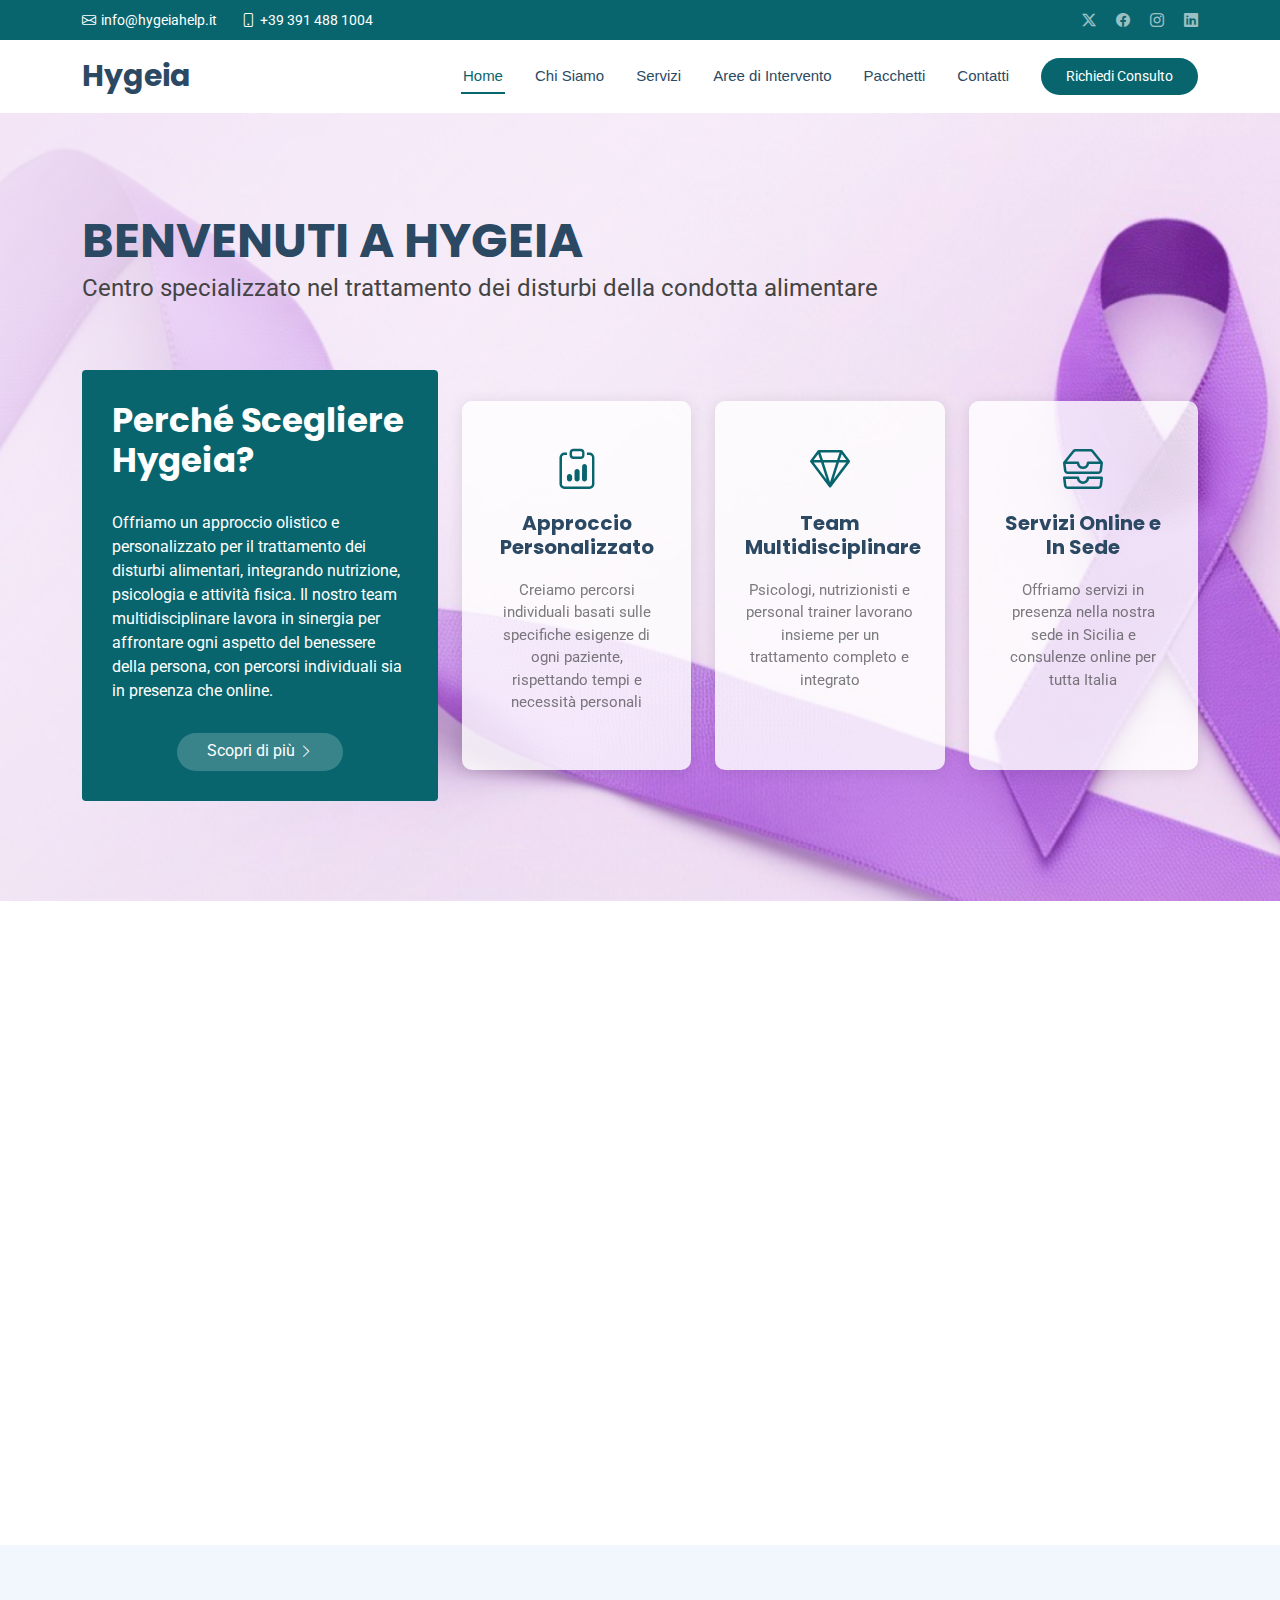
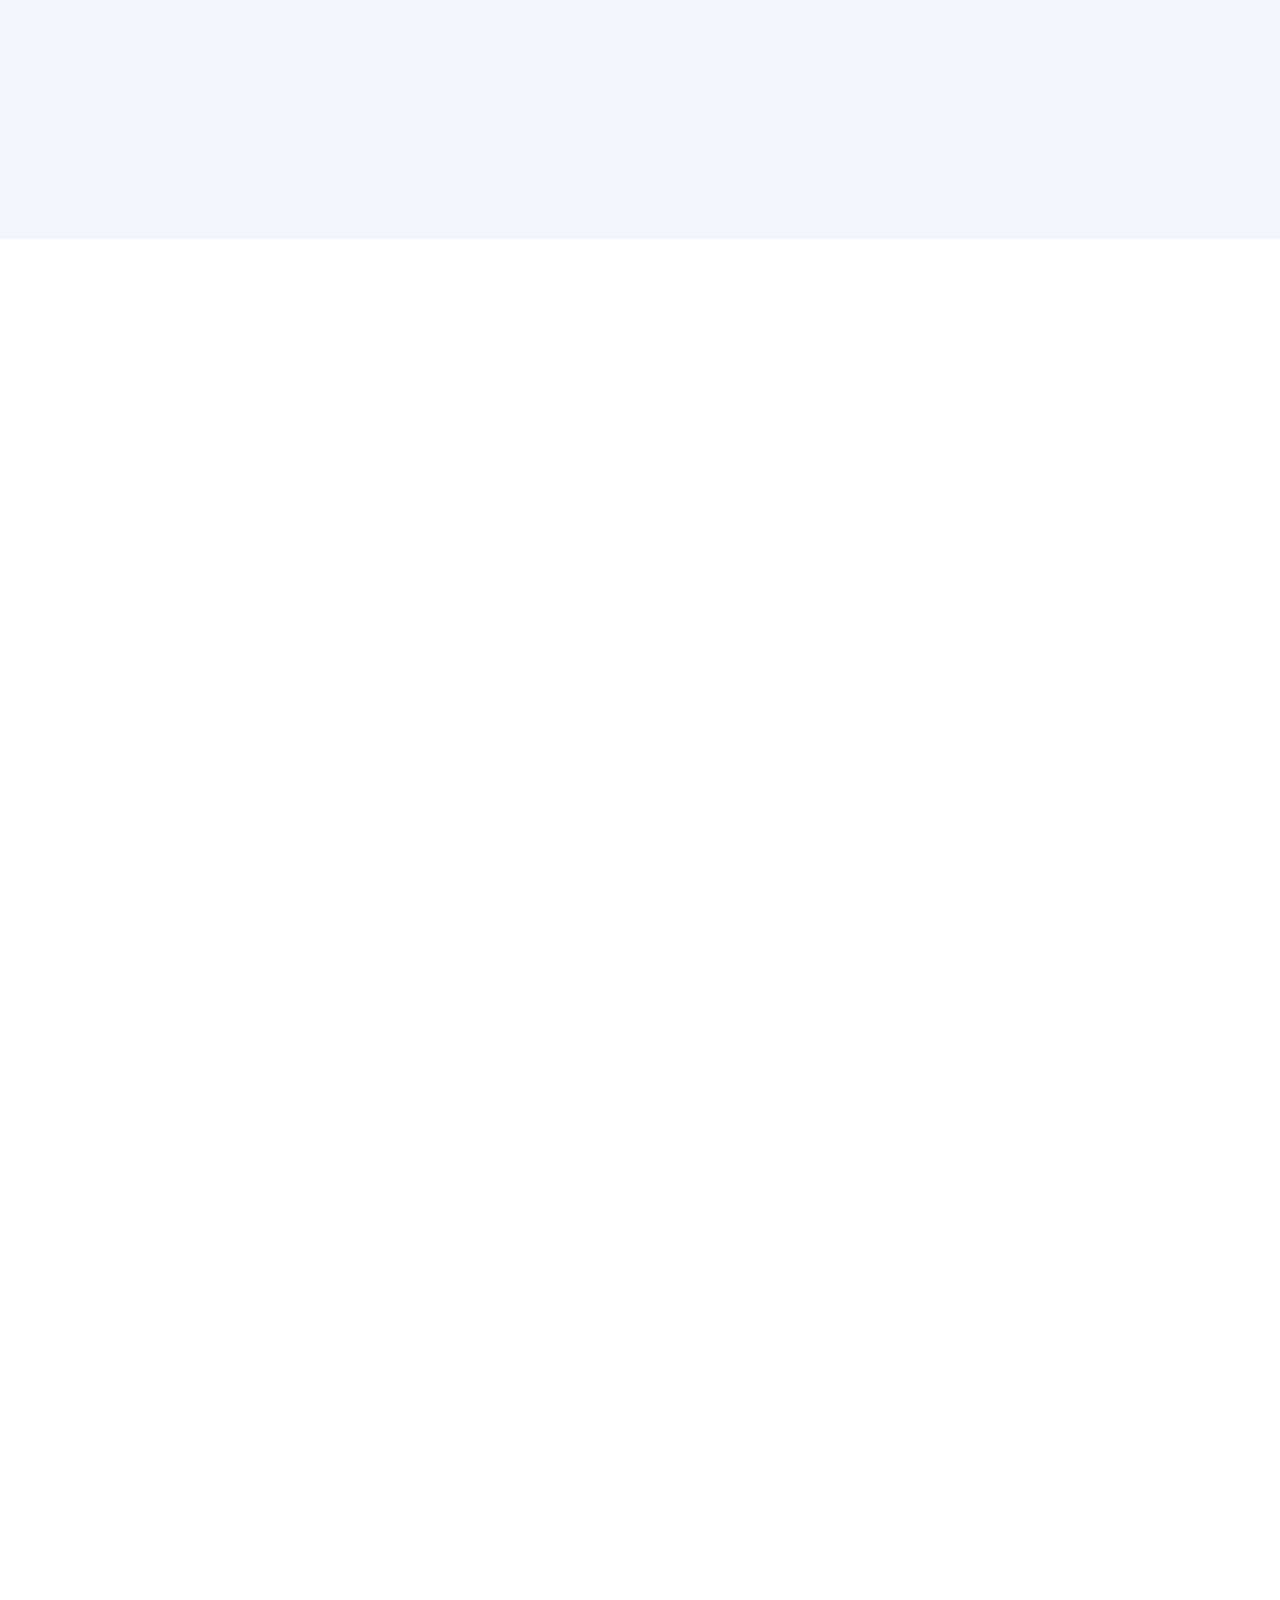
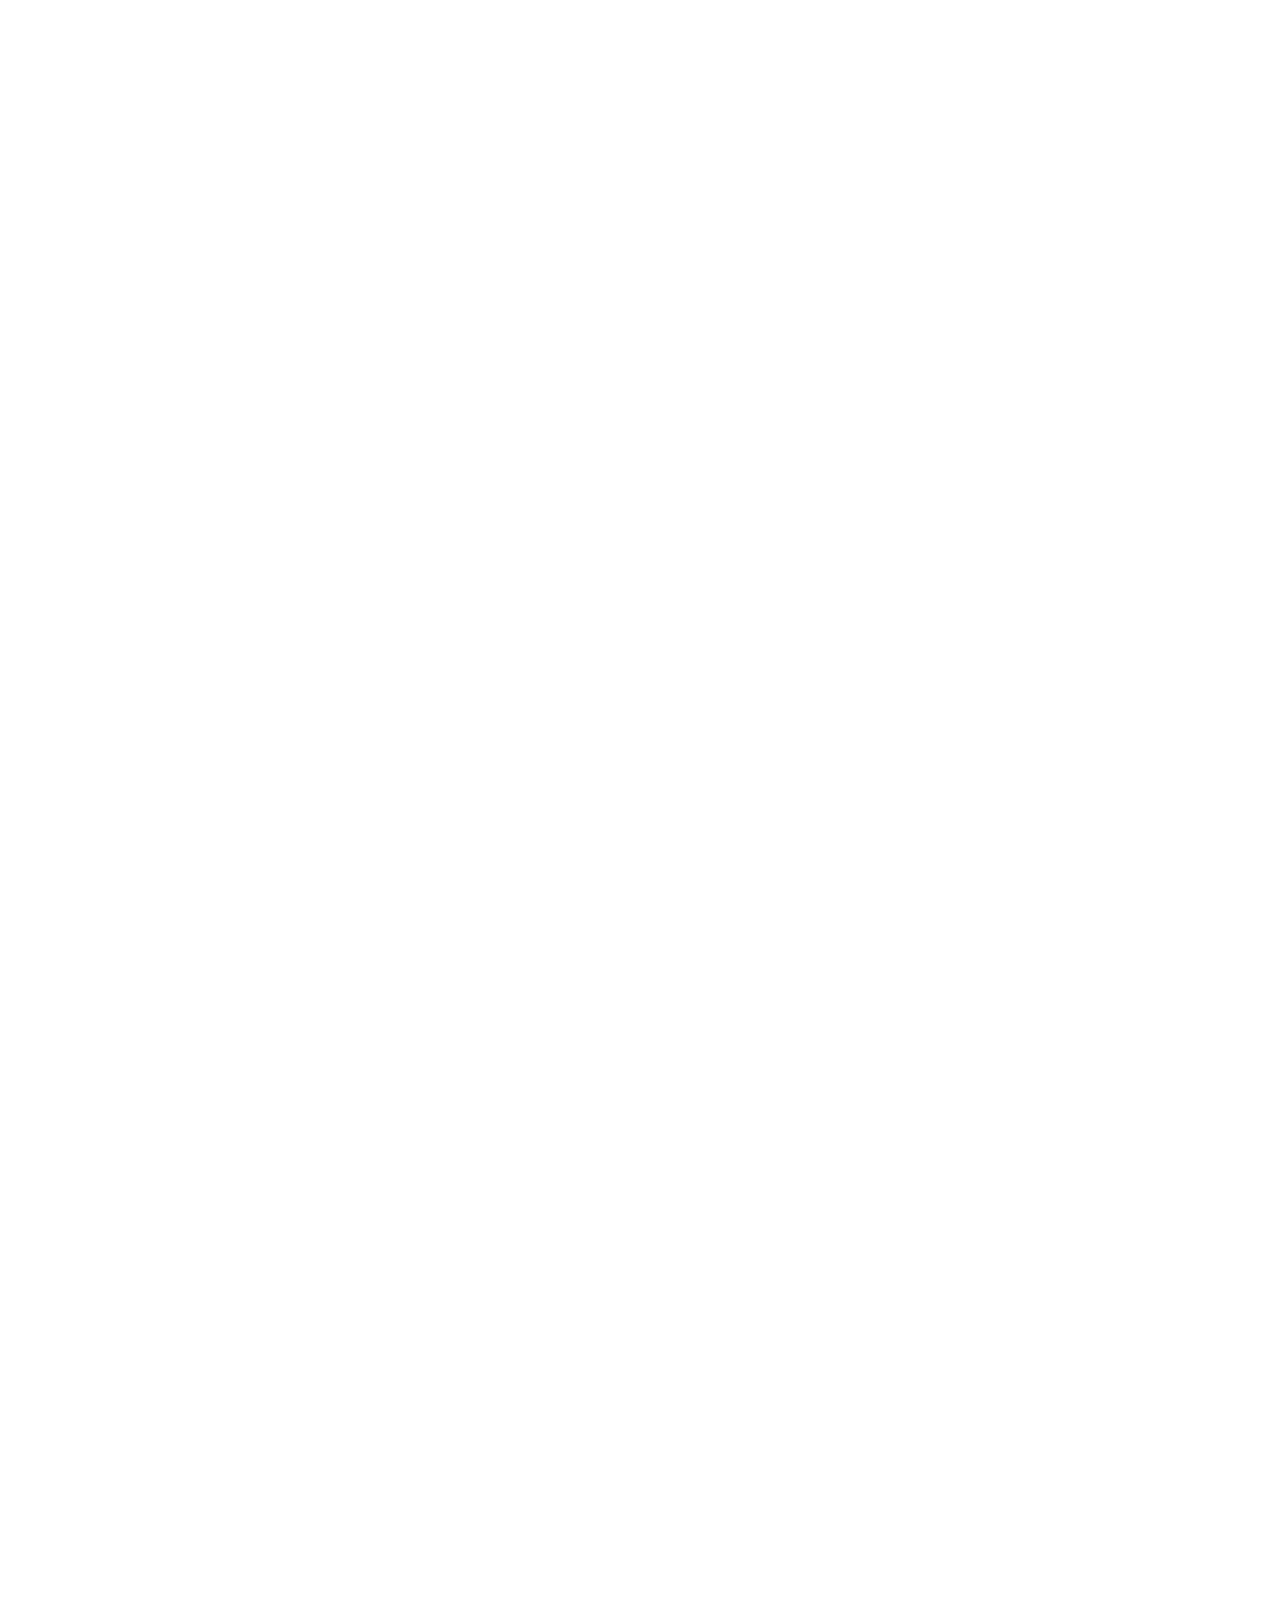
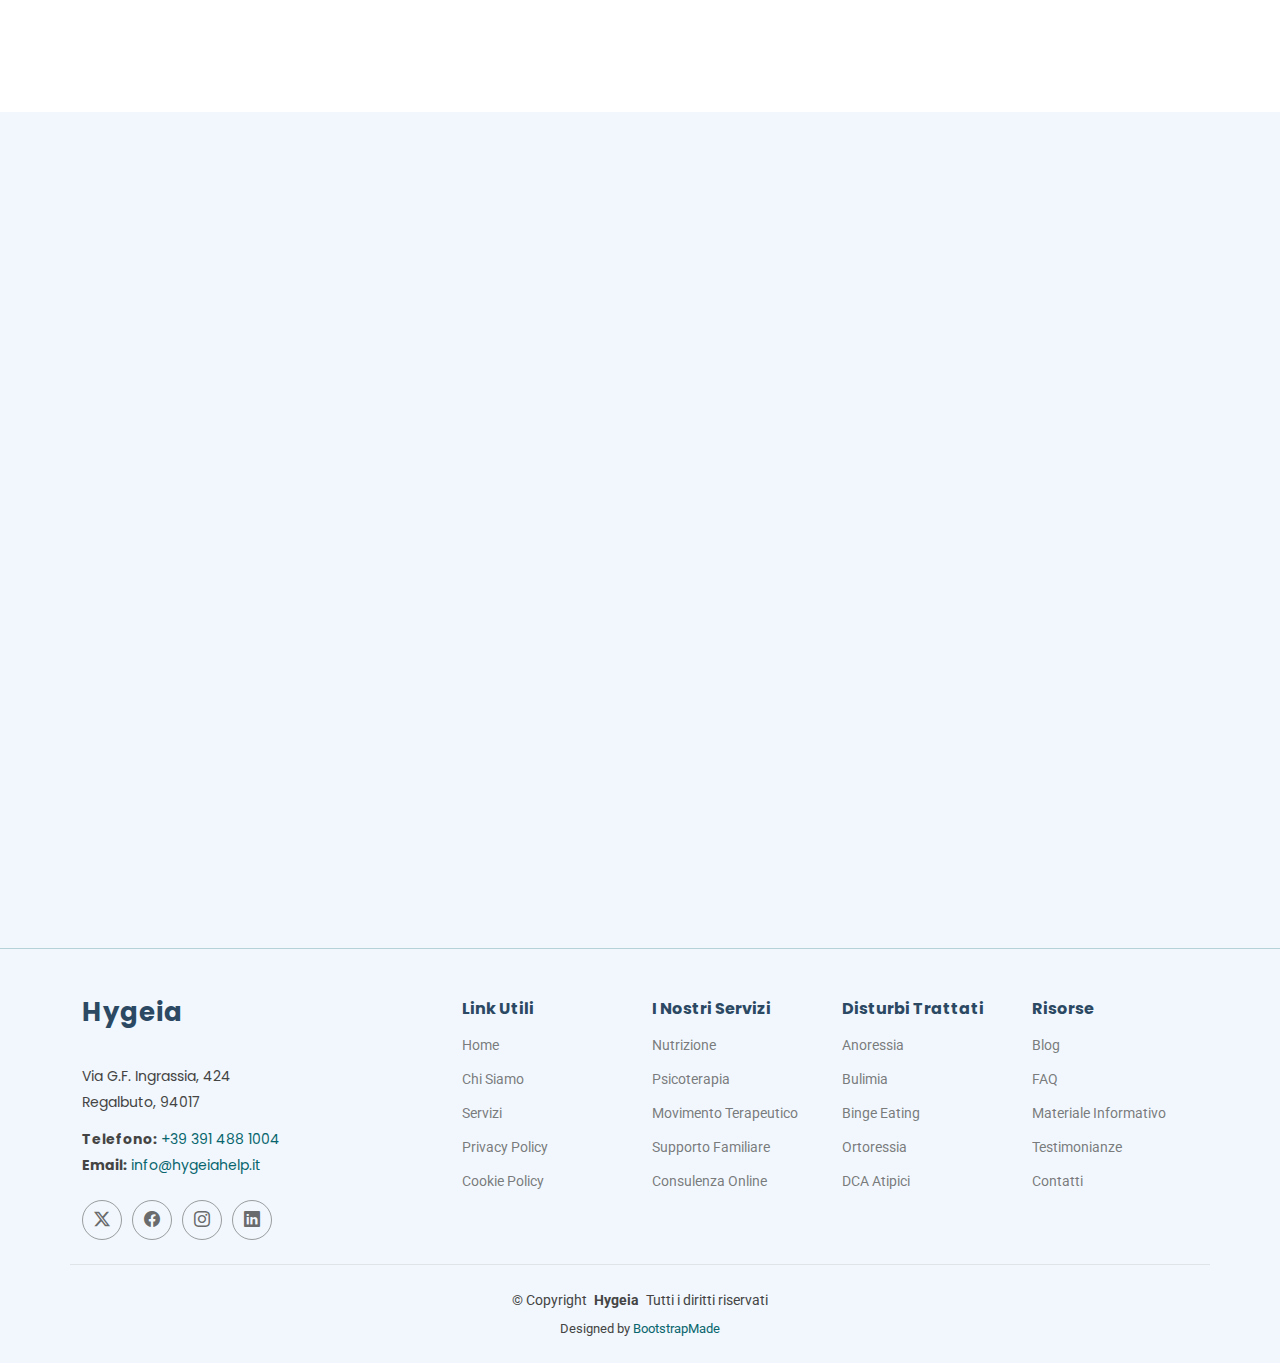
<file: index.html>
<!DOCTYPE html>
<html lang="it">

<head>
  <meta charset="utf-8">
  <meta content="width=device-width, initial-scale=1.0" name="viewport">
  <title>Hygeia - Centro Specializzato in Disturbi della Condotta Alimentare</title>
  <meta name="description" content="Centro specializzato nel trattamento dei disturbi alimentari con approccio olistico: nutrizione, psicologia e personal training. Servizi in presenza e online in tutta Italia.">
  <meta name="keywords" content="disturbi alimentari, DCA, anoressia, bulimia, binge eating, nutrizione, psicologia, terapia, online, Sicilia">

  <!-- Favicons -->
  <link href="assets/img/favicon.png" rel="icon">
  <link href="assets/img/apple-touch-icon.png" rel="apple-touch-icon">

  <!-- Fonts -->
  <link href="https://fonts.googleapis.com" rel="preconnect">
  <link href="https://fonts.gstatic.com" rel="preconnect" crossorigin>
  <link href="https://fonts.googleapis.com/css2?family=Roboto:ital,wght@0,100;0,300;0,400;0,500;0,700;0,900;1,100;1,300;1,400;1,500;1,700;1,900&family=Poppins:ital,wght@0,100;0,200;0,300;0,400;0,500;0,600;0,700;0,800;0,900;1,100;1,200;1,300;1,400;1,500;1,600;1,700;1,800;1,900&display=swap" rel="stylesheet">

  <!-- Vendor CSS Files -->
  <link href="assets/vendor/bootstrap/css/bootstrap.min.css" rel="stylesheet">
  <link href="assets/vendor/bootstrap-icons/bootstrap-icons.css" rel="stylesheet">
  <link href="assets/vendor/aos/aos.css" rel="stylesheet">
  <link href="assets/vendor/fontawesome-free/css/all.min.css" rel="stylesheet">
  <link href="assets/vendor/glightbox/css/glightbox.min.css" rel="stylesheet">
  <link href="assets/vendor/swiper/swiper-bundle.min.css" rel="stylesheet">

  <!-- Main CSS File -->
  <link href="assets/css/main.css" rel="stylesheet">

  <!-- Iubenda -->
  <script type="text/javascript" src="//embeds.iubenda.com/widgets/86deaec6-b77d-4757-8b60-658a8021d649.js"></script>

  <!-- =======================================================
  * Site Name: Hygeia
  * Based on: Medilab Template
  * Template URL: https://bootstrapmade.com/medilab-free-medical-bootstrap-theme/
  * Updated: Aug 07 2024 with Bootstrap v5.3.3
  * Author: BootstrapMade.com
  * License: https://bootstrapmade.com/license/
  ======================================================== -->
</head>

<!-- Google tag (gtag.js) -->
<script async src="https://www.googletagmanager.com/gtag/js?id=G-NQGX5QLCJ2"></script>
<script>
  window.dataLayer = window.dataLayer || [];
  function gtag(){dataLayer.push(arguments);}
  gtag('js', new Date());

  gtag('config', 'G-NQGX5QLCJ2');
</script>

<body class="index-page">

  <header id="header" class="header sticky-top">

    <div class="topbar d-flex align-items-center">
      <div class="container d-flex justify-content-center justify-content-md-between">
        <div class="contact-info d-flex align-items-center">
          <i class="bi bi-envelope d-flex align-items-center"><a href="mailto:info@hygeiahelp.it">info@hygeiahelp.it</a></i>
          <i class="bi bi-phone d-flex align-items-center ms-4"><a href="tel:+393914881004">+39 391 488 1004</a></i>
        </div>
        <div class="social-links d-none d-md-flex align-items-center">
          <a href="#" class="twitter"><i class="bi bi-twitter-x"></i></a>
          <a href="#" class="facebook"><i class="bi bi-facebook"></i></a>
          <a href="#" class="instagram"><i class="bi bi-instagram"></i></a>
          <a href="#" class="linkedin"><i class="bi bi-linkedin"></i></a>
        </div>
      </div>
    </div><!-- End Top Bar -->

    <div class="branding d-flex align-items-center">

      <div class="container position-relative d-flex align-items-center justify-content-between">
        <a href="index.html" class="logo d-flex align-items-center me-auto">
          <!-- Uncomment the line below if you also wish to use an image logo -->
          <!-- <img src="assets/img/logo.png" alt=""> -->
          <h1 class="sitename">Hygeia</h1>
        </a>

        <nav id="navmenu" class="navmenu">
          <ul>
            <li><a href="#hero" class="active">Home<br></a></li>
            <li><a href="#about">Chi Siamo</a></li>
            <li><a href="#services">Servizi</a></li>
            <li><a href="#departments">Aree di Intervento</a></li>
            <li><a href="pricing.html">Pacchetti</a></li>
            <li><a href="#appointment">Contatti</a></li>
          </ul>
          <i class="mobile-nav-toggle d-xl-none bi bi-list"></i>
        </nav>

        <a class="cta-btn d-none d-sm-block" href="#appointment">Richiedi Consulto</a>

      </div>

    </div>

  </header>

  <main class="main">

    <!-- Hero Section -->
    <section id="hero" class="hero section light-background">

      <img src="assets/img/nastro_v3.png" alt="" data-aos="fade-in">

      <div class="container position-relative">

        <div class="welcome position-relative" data-aos="fade-down" data-aos-delay="100">
          <h2>BENVENUTI A HYGEIA</h2>
          <p>Centro specializzato nel trattamento dei disturbi della condotta alimentare</p>
        </div><!-- End Welcome -->

        <div class="content row gy-4">
          <div class="col-lg-4 d-flex align-items-stretch">
            <div class="why-box" data-aos="zoom-out" data-aos-delay="200">
              <h3>Perché Scegliere Hygeia?</h3>
              <p>
                Offriamo un approccio olistico e personalizzato per il trattamento dei disturbi alimentari, integrando nutrizione, psicologia e attività fisica. Il nostro team multidisciplinare lavora in sinergia per affrontare ogni aspetto del benessere della persona, con percorsi individuali sia in presenza che online.
              </p>
              <div class="text-center">
                <a href="#about" class="more-btn"><span>Scopri di più</span> <i class="bi bi-chevron-right"></i></a>
              </div>
            </div>
          </div><!-- End Why Box -->

          <div class="col-lg-8 d-flex align-items-stretch">
            <div class="d-flex flex-column justify-content-center">
              <div class="row gy-4">

                <div class="col-xl-4 d-flex align-items-stretch">
                  <div class="icon-box" data-aos="zoom-out" data-aos-delay="300">
                    <i class="bi bi-clipboard-data"></i>
                    <h4>Approccio Personalizzato</h4>
                    <p>Creiamo percorsi individuali basati sulle specifiche esigenze di ogni paziente, rispettando tempi e necessità personali</p>
                  </div>
                </div><!-- End Icon Box -->

                <div class="col-xl-4 d-flex align-items-stretch">
                  <div class="icon-box" data-aos="zoom-out" data-aos-delay="400">
                    <i class="bi bi-gem"></i>
                    <h4>Team Multidisciplinare</h4>
                    <p>Psicologi, nutrizionisti e personal trainer lavorano insieme per un trattamento completo e integrato</p>
                  </div>
                </div><!-- End Icon Box -->

                <div class="col-xl-4 d-flex align-items-stretch">
                  <div class="icon-box" data-aos="zoom-out" data-aos-delay="500">
                    <i class="bi bi-inboxes"></i>
                    <h4>Servizi Online e In Sede</h4>
                    <p>Offriamo servizi in presenza nella nostra sede in Sicilia e consulenze online per tutta Italia</p>
                  </div>
                </div><!-- End Icon Box -->

              </div>
            </div>
          </div>
        </div><!-- End  Content-->

      </div>

    </section><!-- /Hero Section -->

    <!-- About Section -->
    <section id="about" class="about section">

      <div class="container">

        <div class="row gy-4 gx-5">

          <div class="col-lg-6 position-relative align-self-start" data-aos="fade-up" data-aos-delay="200">
            <img src="assets/img/person-nastro.jpg" class="img-fluid" alt="">
            <a href="https://www.youtube.com/embed/_xWYYGyqWIM?si=i9IGXU91wqEWint-" class="glightbox pulsating-play-btn"></a>
          </div>

          <div class="col-lg-6 content" data-aos="fade-up" data-aos-delay="100">
            <h3>Chi Siamo</h3>
            <p>
              Hygeia è un centro specializzato nel trattamento dei disturbi della condotta alimentare come anoressia, bulimia e binge eating. Il nome deriva dalla dea greca della salute e dell'igiene, simbolo del nostro impegno verso il benessere completo della persona.
            </p>
            <ul>
              <li>
                <i class="fa-solid fa-vial-circle-check"></i>
                <div>
                  <h5>Approccio Olistico e Interdisciplinare</h5>
                  <p>Integriamo psicologia, nutrizione e attività fisica in un percorso completo che affronta ogni aspetto del disturbo alimentare</p>
                </div>
              </li>
              <li>
                <i class="fa-solid fa-pump-medical"></i>
                <div>
                  <h5>Trattamenti Personalizzati e Flessibili</h5>
                  <p>Ogni percorso è costruito sulle specifiche esigenze della persona, con la possibilità di scegliere tra consulenze in presenza o online</p>
                </div>
              </li>
              <li>
                <i class="fa-solid fa-heart-circle-xmark"></i>
                <div>
                  <h5>Supporto Continuo e Follow-up</h5>
                  <p>Forniamo un supporto costante durante tutto il percorso di guarigione, con monitoraggio regolare e adattamenti del piano terapeutico</p>
                </div>
              </li>
            </ul>
          </div>

        </div>

      </div>

    </section><!-- /About Section -->

    <!-- Stats Section -->
    <section id="stats" class="stats section light-background">

      <div class="container" data-aos="fade-up" data-aos-delay="100">

        <div class="row gy-4">

          <div class="col-lg-3 col-md-6 d-flex flex-column align-items-center">
            <i class="fa-solid fa-user-doctor"></i>
            <div class="stats-item">
              <span data-purecounter-start="0" data-purecounter-end="3" data-purecounter-duration="1" class="purecounter"></span>
              <p>Specialisti</p>
            </div>
          </div><!-- End Stats Item -->

          <div class="col-lg-3 col-md-6 d-flex flex-column align-items-center">
            <i class="fa-regular fa-hospital"></i>
            <div class="stats-item">
              <span data-purecounter-start="0" data-purecounter-end="5" data-purecounter-duration="1" class="purecounter"></span>
              <p>Aree di Intervento</p>
            </div>
          </div><!-- End Stats Item -->

          <div class="col-lg-3 col-md-6 d-flex flex-column align-items-center">
            <i class="fas fa-flask"></i>
            <div class="stats-item">
              <span data-purecounter-start="0" data-purecounter-end="200" data-purecounter-duration="1" class="purecounter"></span>
              <p>Pazienti Seguiti</p>
            </div>
          </div><!-- End Stats Item -->

          <div class="col-lg-3 col-md-6 d-flex flex-column align-items-center">
            <i class="fas fa-award"></i>
            <div class="stats-item">
              <span data-purecounter-start="0" data-purecounter-end="95" data-purecounter-duration="1" class="purecounter"></span>
              <p>% Soddisfazione</p>
            </div>
          </div><!-- End Stats Item -->

        </div>

      </div>

    </section><!-- /Stats Section -->

    <!-- Services Section -->
    <section id="services" class="services section">

      <!-- Section Title -->
      <div class="container section-title" data-aos="fade-up">
        <h2>I Nostri Servizi</h2>
        <p>Percorsi personalizzati per il trattamento dei disturbi alimentari con un approccio multidisciplinare</p>
      </div><!-- End Section Title -->

      <div class="container">

        <div class="row gy-4">

           <div class="col-lg-4 col-md-6" data-aos="fade-up" data-aos-delay="100">
            <div class="service-item  position-relative">
              <div class="icon">
                <i class="fas fa-heartbeat"></i>
              </div>
              <a href="pricing.html" class="stretched-link">
                <h3>Valutazione Iniziale</h3>
              </a>
              <p>Consulenza completa per valutare le condizioni psicologiche, nutrizionali e fisiche. Definiamo insieme il miglior percorso di trattamento personalizzato.</p>
            </div>
          </div><!-- End Service Item -->


          <div class="col-lg-4 col-md-6" data-aos="fade-up" data-aos-delay="300">
            <div class="service-item position-relative">
              <div class="icon">
                <i class="fas fa-hospital-user"></i>
              </div>
              <a href="pricing.html" class="stretched-link">
                <h3>Supporto Psicologico</h3>
              </a>
              <p>Terapia individuale o di gruppo per affrontare gli aspetti emotivi e comportamentali del disturbo alimentare e sviluppare strategie di coping efficaci.</p>
            </div>
          </div><!-- End Service Item -->

          <div class="col-lg-4 col-md-6" data-aos="fade-up" data-aos-delay="200">
            <div class="service-item position-relative">
              <div class="icon">
                <i class="fas fa-pills"></i>
              </div>
              <a href="pricing.html" class="stretched-link">
                <h3>Percorso Nutrizionale</h3>
              </a>
              <p>Piani alimentari personalizzati con monitoraggio regolare, educazione alimentare e supporto per un rapporto sano con il cibo e il proprio corpo.</p>
            </div>
          </div><!-- End Service Item -->

          

          <div class="col-lg-4 col-md-6" data-aos="fade-up" data-aos-delay="400">
            <div class="service-item position-relative">
              <div class="icon">
                <i class="fas fa-dna"></i>
              </div>
              <a href="pricing.html" class="stretched-link">
                <h3>Movimento Consapevole</h3>
              </a>
              <p>Programmi di attività fisica personalizzati con l'obiettivo di ricostruire un rapporto sano con il proprio corpo e migliorare il benessere generale.</p>
            </div>
          </div><!-- End Service Item -->

          <div class="col-lg-4 col-md-6" data-aos="fade-up" data-aos-delay="500">
            <div class="service-item position-relative">
              <div class="icon">
                <i class="fas fa-wheelchair"></i>
              </div>
              <a href="pricing.html" class="stretched-link">
                <h3>Terapia Familiare</h3>
              </a>
              <p>Coinvolgimento della famiglia nel percorso di cura per creare un ambiente di supporto e migliorare le dinamiche relazionali che influenzano il disturbo.</p>
            </div>
          </div><!-- End Service Item -->

          <div class="col-lg-4 col-md-6" data-aos="fade-up" data-aos-delay="600">
            <div class="service-item position-relative">
              <div class="icon">
                <i class="fas fa-notes-medical"></i>
              </div>
              <a href="pricing.html" class="stretched-link">
                <h3>Consulenze Online</h3>
              </a>
              <p>Tutti i nostri servizi sono disponibili anche in modalità telematica, per garantire supporto a pazienti in tutta Italia con la stessa qualità delle sedute in presenza.</p>
            </div>
          </div><!-- End Service Item -->

        </div>

      </div>

    </section>
    <!-- /Services Section -->

    <!-- Appointment Section -->
    <section id="appointment" class="appointment section">

      <!-- Section Title -->
      <div class="container section-title" data-aos="fade-up">
        <h2>Richiedi un Consulto</h2>
        <p>Compila il modulo per richiedere una prima valutazione o per avere maggiori informazioni sui nostri servizi</p>
      </div>
      <!--End Section Title -->

      <div class="container" data-aos="fade-up" data-aos-delay="100">
        <div class="form-container d-flex justify-content-center">
          <iframe src="https://docs.google.com/forms/d/e/1FAIpQLSc7nHq_aqe83sVlre75EWiK1FEqxQlGzyyCo2H0Fi4WIGun6Q/viewform?embedded=true" width="640" height="1200" frameborder="0" marginheight="0" marginwidth="0">Caricamento…</iframe>
        </div>
      </div>
        
    </section>
    <!-- /Appointment Section -->
    

    <!-- Departments Section -->
    <section id="departments" class="departments section">

      <!-- Section Title -->
      <div class="container section-title" data-aos="fade-up">
        <h2>Aree di Intervento</h2>
        <p>I disturbi alimentari sono complessi e possono manifestarsi in diverse forme. Ecco le principali aree in cui interveniamo</p>
      </div><!-- End Section Title -->

      <div class="container" data-aos="fade-up" data-aos-delay="100">

        <div class="row">
          <div class="col-lg-3">
            <ul class="nav nav-tabs flex-column">
              <li class="nav-item">
                <a class="nav-link active show" data-bs-toggle="tab" href="#departments-tab-1">Anoressia Nervosa</a>
              </li>
              <li class="nav-item">
                <a class="nav-link" data-bs-toggle="tab" href="#departments-tab-2">Bulimia Nervosa</a>
              </li>
              <li class="nav-item">
                <a class="nav-link" data-bs-toggle="tab" href="#departments-tab-3">Binge Eating</a>
              </li>
              <li class="nav-item">
                <a class="nav-link" data-bs-toggle="tab" href="#departments-tab-4">Ortoressia</a>
              </li>
              <li class="nav-item">
                <a class="nav-link" data-bs-toggle="tab" href="#departments-tab-5">Disturbi Atipici</a>
              </li>
            </ul>
          </div>
          <div class="col-lg-9 mt-4 mt-lg-0">
            <div class="tab-content">
              <div class="tab-pane active show" id="departments-tab-1">
                <div class="row">
                  <div class="col-lg-8 details order-2 order-lg-1">
                    <h3>Anoressia Nervosa</h3>
                    <p class="fst-italic">Un disturbo caratterizzato dalla restrizione calorica, dalla paura intensa di prendere peso e da un'alterata percezione del proprio corpo</p>
                    <p>Il nostro approccio per l'anoressia nervosa prevede un intervento integrato che affronta sia l'aspetto nutrizionale sia quello psicologico. Lavoriamo sul ripristino di un'alimentazione adeguata, sul miglioramento della percezione corporea e sull'elaborazione dei pensieri disfunzionali legati al cibo e al peso. Il supporto familiare è fondamentale, soprattutto nei casi giovanili.</p>
                  </div>
                  <div class="col-lg-4 text-center order-1 order-lg-2">
                    <img src="assets/img/departments-1.jpg" alt="" class="img-fluid">
                  </div>
                </div>
              </div>
              <div class="tab-pane" id="departments-tab-2">
                <div class="row">
                  <div class="col-lg-8 details order-2 order-lg-1">
                    <h3>Bulimia Nervosa</h3>
                    <p class="fst-italic">Caratterizzata da episodi ricorrenti di abbuffate seguiti da comportamenti compensatori come vomito autoindotto o uso di lassativi</p>
                    <p>Il trattamento della bulimia si concentra sull'interruzione del ciclo abbuffata-compensazione, attraverso la terapia cognitivo-comportamentale, l'educazione nutrizionale e il lavoro sulle emozioni che innescano gli episodi bulimici. Fondamentale è la ristrutturazione cognitiva per modificare i pensieri distorti riguardo cibo, peso e immagine corporea.</p>
                  </div>
                  <div class="col-lg-4 text-center order-1 order-lg-2">
                    <img src="assets/img/departments-2.jpg" alt="" class="img-fluid">
                  </div>
                </div>
              </div>
              <div class="tab-pane" id="departments-tab-3">
                <div class="row">
                  <div class="col-lg-8 details order-2 order-lg-1">
                    <h3>Disturbo da Alimentazione Incontrollata (Binge Eating)</h3>
                    <p class="fst-italic">Caratterizzato da episodi ricorrenti di abbuffate senza comportamenti compensatori, spesso accompagnati da senso di perdita di controllo</p>
                    <p>Per il disturbo da binge eating, il nostro approccio punta a identificare i trigger emozionali che portano alle abbuffate e a sviluppare strategie alternative per gestire lo stress e le emozioni negative. Includiamo educazione nutrizionale per regolarizzare l'alimentazione e terapie psicologiche per migliorare l'autostima e l'immagine corporea.</p>
                  </div>
                  <div class="col-lg-4 text-center order-1 order-lg-2">
                    <img src="assets/img/departments-3.jpg" alt="" class="img-fluid">
                  </div>
                </div>
              </div>
              <div class="tab-pane" id="departments-tab-4">
                <div class="row">
                  <div class="col-lg-8 details order-2 order-lg-1">
                    <h3>Ortoressia</h3>
                    <p class="fst-italic">Ossessione patologica per l'alimentazione corretta e salutare, che porta a restrizioni alimentari severe e isolamento sociale</p>
                    <p>Il nostro intervento per l'ortoressia mira a ristabilire un rapporto più flessibile con il cibo, riducendo l'ossessione per la purezza alimentare. Lavoriamo sulla ristrutturazione dei pensieri rigidi relativi all'alimentazione e sulla gestione dell'ansia legata alle scelte alimentari, reintroducendo gradualmente varietà nella dieta.</p>
                  </div>
                  <div class="col-lg-4 text-center order-1 order-lg-2">
                    <img src="assets/img/departments-4.jpg" alt="" class="img-fluid">
                  </div>
                </div>
              </div>
              <div class="tab-pane" id="departments-tab-5">
                <div class="row">
                  <div class="col-lg-8 details order-2 order-lg-1">
                    <h3>Disturbi Alimentari Atipici</h3>
                    <p class="fst-italic">Disturbi che non soddisfano pienamente i criteri diagnostici per gli altri disturbi alimentari ma che causano comunque disagio significativo</p>
                    <p>Per i disturbi alimentari atipici, sviluppiamo programmi personalizzati che affrontano i sintomi specifici di ogni paziente. Questo può includere un mix di approcci terapeutici, nutrizionali e comportamentali, adattati alle esigenze individuali. Il nostro obiettivo è migliorare la qualità della vita e prevenire l'evoluzione verso forme più gravi di disturbo alimentare.</p>
                  </div>
                  <div class="col-lg-4 text-center order-1 order-lg-2">
                    <img src="assets/img/departments-5.jpg" alt="" class="img-fluid">
                  </div>
                </div>
              </div>
            </div>
          </div>
        </div>

      </div>

    </section><!-- /Departments Section -->

    <!-- Doctors Section
    <section id="doctors" class="doctors section">

      <div class="container section-title" data-aos="fade-up">
        <h2>Il Nostro Team</h2>
        <p>Professionisti qualificati con esperienza specifica nel trattamento dei disturbi alimentari</p>
      </div>

      <div class="container">

        <div class="row gy-4">

          <div class="col-lg-6" data-aos="fade-up" data-aos-delay="100">
            <div class="team-member d-flex align-items-start">
              <div class="pic"><img src="assets/img/doctors/doctors-1.jpg" class="img-fluid" alt=""></div>
              <div class="member-info">
                <h4>Marco Bianchi</h4>
                <span>Responsabile Medico</span>
                <p>Specialista in medicina interna con 15 anni di esperienza nel trattamento dei disturbi alimentari</p>
                <div class="social">
                  <a href=""><i class="bi bi-twitter-x"></i></a>
                  <a href=""><i class="bi bi-facebook"></i></a>
                  <a href=""><i class="bi bi-instagram"></i></a>
                  <a href=""> <i class="bi bi-linkedin"></i> </a>
                </div>
              </div>
            </div>
          </div>

          <div class="col-lg-6" data-aos="fade-up" data-aos-delay="200">
            <div class="team-member d-flex align-items-start">
              <div class="pic"><img src="assets/img/doctors/doctors-2.jpg" class="img-fluid" alt=""></div>
              <div class="member-info">
                <h4>Laura Romano</h4>
                <span>Dietista e Nutrizionista</span>
                <p>Esperta in nutrizione clinica con focus sui disturbi alimentari e approccio non-dietetico al cibo</p>
                <div class="social">
                  <a href=""><i class="bi bi-twitter-x"></i></a>
                  <a href=""><i class="bi bi-facebook"></i></a>
                  <a href=""><i class="bi bi-instagram"></i></a>
                  <a href=""> <i class="bi bi-linkedin"></i> </a>
                </div>
              </div>
            </div>
          </div>

          <div class="col-lg-6" data-aos="fade-up" data-aos-delay="300">
            <div class="team-member d-flex align-items-start">
              <div class="pic"><img src="assets/img/doctors/doctors-3.jpg" class="img-fluid" alt=""></div>
              <div class="member-info">
                <h4>Antonio Martini</h4>
                <span>Psicoterapeuta</span>
                <p>Specializzato in terapia cognitivo-comportamentale e approcci specifici per i disturbi alimentari</p>
                <div class="social">
                  <a href=""><i class="bi bi-twitter-x"></i></a>
                  <a href=""><i class="bi bi-facebook"></i></a>
                  <a href=""><i class="bi bi-instagram"></i></a>
                  <a href=""> <i class="bi bi-linkedin"></i> </a>
                </div>
              </div>
            </div>
          </div>

          <div class="col-lg-6" data-aos="fade-up" data-aos-delay="400">
            <div class="team-member d-flex align-items-start">
              <div class="pic"><img src="assets/img/doctors/doctors-4.jpg" class="img-fluid" alt=""></div>
              <div class="member-info">
                <h4>Giulia Verdi</h4>
                <span>Personal Trainer</span>
                <p>Specializzata in movimento terapeutico e attività fisica adattata per persone con disturbi alimentari</p>
                <div class="social">
                  <a href=""><i class="bi bi-twitter-x"></i></a>
                  <a href=""><i class="bi bi-facebook"></i></a>
                  <a href=""><i class="bi bi-instagram"></i></a>
                  <a href=""> <i class="bi bi-linkedin"></i> </a>
                </div>
              </div>
            </div>
          </div>

        </div>

      </div>

    </section>
    -->

    <!-- Faq Section -->
    <section id="faq" class="faq section light-background">

      <!-- Section Title -->
      <div class="container section-title" data-aos="fade-up">
        <h2>Domande Frequenti</h2>
        <p>Risposte alle domande più comuni sui disturbi alimentari e sui nostri servizi</p>
      </div><!-- End Section Title -->

      <div class="container">

        <div class="row justify-content-center">

          <div class="col-lg-10" data-aos="fade-up" data-aos-delay="100">

            <div class="faq-container">

              <div class="faq-item faq-active">
                <h3>Quali disturbi alimentari trattate?</h3>
                <div class="faq-content">
                  <p>Trattiamo tutti i principali disturbi della condotta alimentare: anoressia nervosa, bulimia nervosa, disturbo da alimentazione incontrollata (binge eating), ortoressia e forme atipiche o subcliniche. Il nostro approccio è personalizzato in base alle specifiche esigenze di ogni paziente.</p>
                </div>
                <i class="faq-toggle bi bi-chevron-right"></i>
              </div><!-- End Faq item-->

              <div class="faq-item">
                <h3>Come funzionano i servizi online?</h3>
                <div class="faq-content">
                  <p>I nostri servizi online includono videoconsulti con i nostri specialisti (nutrizionisti, psicologi, medici), monitoraggio a distanza, programmi personalizzati e supporto continuativo. Utilizziamo piattaforme sicure per la telemedicina che garantiscono la privacy e la qualità dell'interazione. L'efficacia del trattamento online è paragonabile a quella in presenza per molti pazienti.</p>
                </div>
                <i class="faq-toggle bi bi-chevron-right"></i>
              </div><!-- End Faq item-->

              <div class="faq-item">
                <h3>Quanto dura in media un percorso di trattamento?</h3>
                <div class="faq-content">
                  <p>La durata del trattamento varia in base al tipo di disturbo, alla sua gravità e alla risposta individuale. Generalmente, i percorsi possono durare da alcuni mesi a un anno o più. Durante la valutazione iniziale, saremo in grado di fornire una stima più precisa basata sulla situazione specifica. Il nostro obiettivo è non solo la remissione dei sintomi ma un recupero completo e duraturo.</p>
                </div>
                <i class="faq-toggle bi bi-chevron-right"></i>
              </div><!-- End Faq item-->

              <div class="faq-item">
                <h3>Il trattamento prevede anche il coinvolgimento della famiglia?</h3>
                <div class="faq-content">
                  <p>Sì, soprattutto per i pazienti più giovani, il coinvolgimento della famiglia è spesso parte integrante del trattamento. Offriamo sessioni di terapia familiare, counseling per i genitori e formazione su come supportare al meglio il processo di guarigione. Anche per i pazienti adulti, il coinvolgimento dei familiari o delle persone care può essere molto utile, sempre nel rispetto della privacy e dei desideri del paziente.</p>
                </div>
                <i class="faq-toggle bi bi-chevron-right"></i>
              </div><!-- End Faq item-->

              <div class="faq-item">
                <h3>Come capire se io o un mio caro soffriamo di un disturbo alimentare?</h3>
                <div class="faq-content">
                  <p>I segnali possono includere: preoccupazione eccessiva per peso e forma corporea, cambiamenti significativi nelle abitudini alimentari, isolamento sociale durante i pasti, esercizio fisico compulsivo, fluttuazioni di peso, uso di metodi di compensazione (vomito, lassativi), e impatto emotivo significativo legato al cibo. Se riconosci questi segnali, ti consigliamo di contattarci per una valutazione professionale che può confermare o escludere la presenza di un disturbo alimentare.</p>
                </div>
                <i class="faq-toggle bi bi-chevron-right"></i>
              </div><!-- End Faq item-->

              <div class="faq-item">
                <h3> Si possono pagare i trattamenti a rate??</h3>
                <div class="faq-content">
                  <p>Sì, tramite i più conosciuti servizi di rateizzazione di pagamento. Ti invitiamo a contattarci per ricevere informazioni dettagliate.</p>
                </div>
                <i class="faq-toggle bi bi-chevron-right"></i>
              </div><!-- End Faq item-->

            </div>

          </div><!-- End Faq Column-->

        </div>

      </div>

    </section><!-- /Faq Section -->

  

  </main>

  <footer id="footer" class="footer light-background">

    <div class="container footer-top">
      <div class="row gy-4">
        <div class="col-lg-4 col-md-6 footer-about">
          <a href="index.html" class="logo d-flex align-items-center">
            <span class="sitename">Hygeia</span>
          </a>
          <div class="footer-contact pt-3">
            <p>Via G.F. Ingrassia, 424</p>
            <p>Regalbuto, 94017</p>
            <p class="mt-3"><strong>Telefono:</strong> <a href="tel:+393914881004">+39 391 488 1004</a></i></p>
            <p><strong>Email:</strong> <a href="mailto:info@hygeiahelp.it">info@hygeiahelp.it</a></i></p>
          </div>
          <div class="social-links d-flex mt-4">
            <a href=""><i class="bi bi-twitter-x"></i></a>
            <a href=""><i class="bi bi-facebook"></i></a>
            <a href=""><i class="bi bi-instagram"></i></a>
            <a href=""><i class="bi bi-linkedin"></i></a>
          </div>
        </div>

        <div class="col-lg-2 col-md-3 footer-links">
          <h4>Link Utili</h4>
          <ul>
            <li><a href="#">Home</a></li>
            <li><a href="#about">Chi Siamo</a></li>
            <li><a href="#services">Servizi</a></li>
            <li><a href="https://www.iubenda.com/privacy-policy/44132465" class="iubenda-white iubenda-noiframe iubenda-embed iubenda-noiframe " title="Privacy Policy ">Privacy Policy</a><script type="text/javascript">(function (w,d) {var loader = function () {var s = d.createElement("script"), tag = d.getElementsByTagName("script")[0]; s.src="https://cdn.iubenda.com/iubenda.js"; tag.parentNode.insertBefore(s,tag);}; if(w.addEventListener){w.addEventListener("load", loader, false);}else if(w.attachEvent){w.attachEvent("onload", loader);}else{w.onload = loader;}})(window, document);</script></li>
            <li><a href="https://www.iubenda.com/privacy-policy/44132465/cookie-policy" class="iubenda-white iubenda-noiframe iubenda-embed iubenda-noiframe " title="Cookie Policy ">Cookie Policy</a><script type="text/javascript">(function (w,d) {var loader = function () {var s = d.createElement("script"), tag = d.getElementsByTagName("script")[0]; s.src="https://cdn.iubenda.com/iubenda.js"; tag.parentNode.insertBefore(s,tag);}; if(w.addEventListener){w.addEventListener("load", loader, false);}else if(w.attachEvent){w.attachEvent("onload", loader);}else{w.onload = loader;}})(window, document);</script></li>
          </ul>
        </div>

        <div class="col-lg-2 col-md-3 footer-links">
          <h4>I Nostri Servizi</h4>
          <ul>
            <li><a href="#">Nutrizione</a></li>
            <li><a href="#">Psicoterapia</a></li>
            <li><a href="#">Movimento Terapeutico</a></li>
            <li><a href="#">Supporto Familiare</a></li>
            <li><a href="#">Consulenza Online</a></li>
          </ul>
        </div>

        <div class="col-lg-2 col-md-3 footer-links">
          <h4>Disturbi Trattati</h4>
          <ul>
            <li><a href="#">Anoressia</a></li>
            <li><a href="#">Bulimia</a></li>
            <li><a href="#">Binge Eating</a></li>
            <li><a href="#">Ortoressia</a></li>
            <li><a href="#">DCA Atipici</a></li>
          </ul>
        </div>

        <div class="col-lg-2 col-md-3 footer-links">
          <h4>Risorse</h4>
          <ul>
            <li><a href="#">Blog</a></li>
            <li><a href="#">FAQ</a></li>
            <li><a href="#">Materiale Informativo</a></li>
            <li><a href="#">Testimonianze</a></li>
            <li><a href="#">Contatti</a></li>
          </ul>
        </div>

      </div>
    </div>

    <div class="container copyright text-center mt-4">
      <p>© <span>Copyright</span> <strong class="px-1 sitename">Hygeia</strong> <span>Tutti i diritti riservati</span></p>
      <div class="credits">
        <!-- All the links in the footer should remain intact. -->
        <!-- You can delete the links only if you've purchased the pro version. -->
        <!-- Licensing information: https://bootstrapmade.com/license/ -->
        <!-- Purchase the pro version with working PHP/AJAX contact form: [buy-url] -->
        Designed by <a href="https://bootstrapmade.com/">BootstrapMade</a>
      </div>
    </div>

  </footer>

  <!-- Scroll Top -->
  <a href="#" id="scroll-top" class="scroll-top d-flex align-items-center justify-content-center"><i class="bi bi-arrow-up-short"></i></a>

  <!-- Preloader -->
  <div id="preloader"></div>

  <!-- Vendor JS Files -->
  <script src="assets/vendor/bootstrap/js/bootstrap.bundle.min.js"></script>
  <script src="assets/vendor/php-email-form/validate.js"></script>
  <script src="assets/vendor/aos/aos.js"></script>
  <script src="assets/vendor/glightbox/js/glightbox.min.js"></script>
  <script src="assets/vendor/purecounter/purecounter_vanilla.js"></script>
  <script src="assets/vendor/swiper/swiper-bundle.min.js"></script>
  
  <!-- Main JS File -->
  <script src="assets/js/main.js"></script>
  
</body>
</html>
</file>
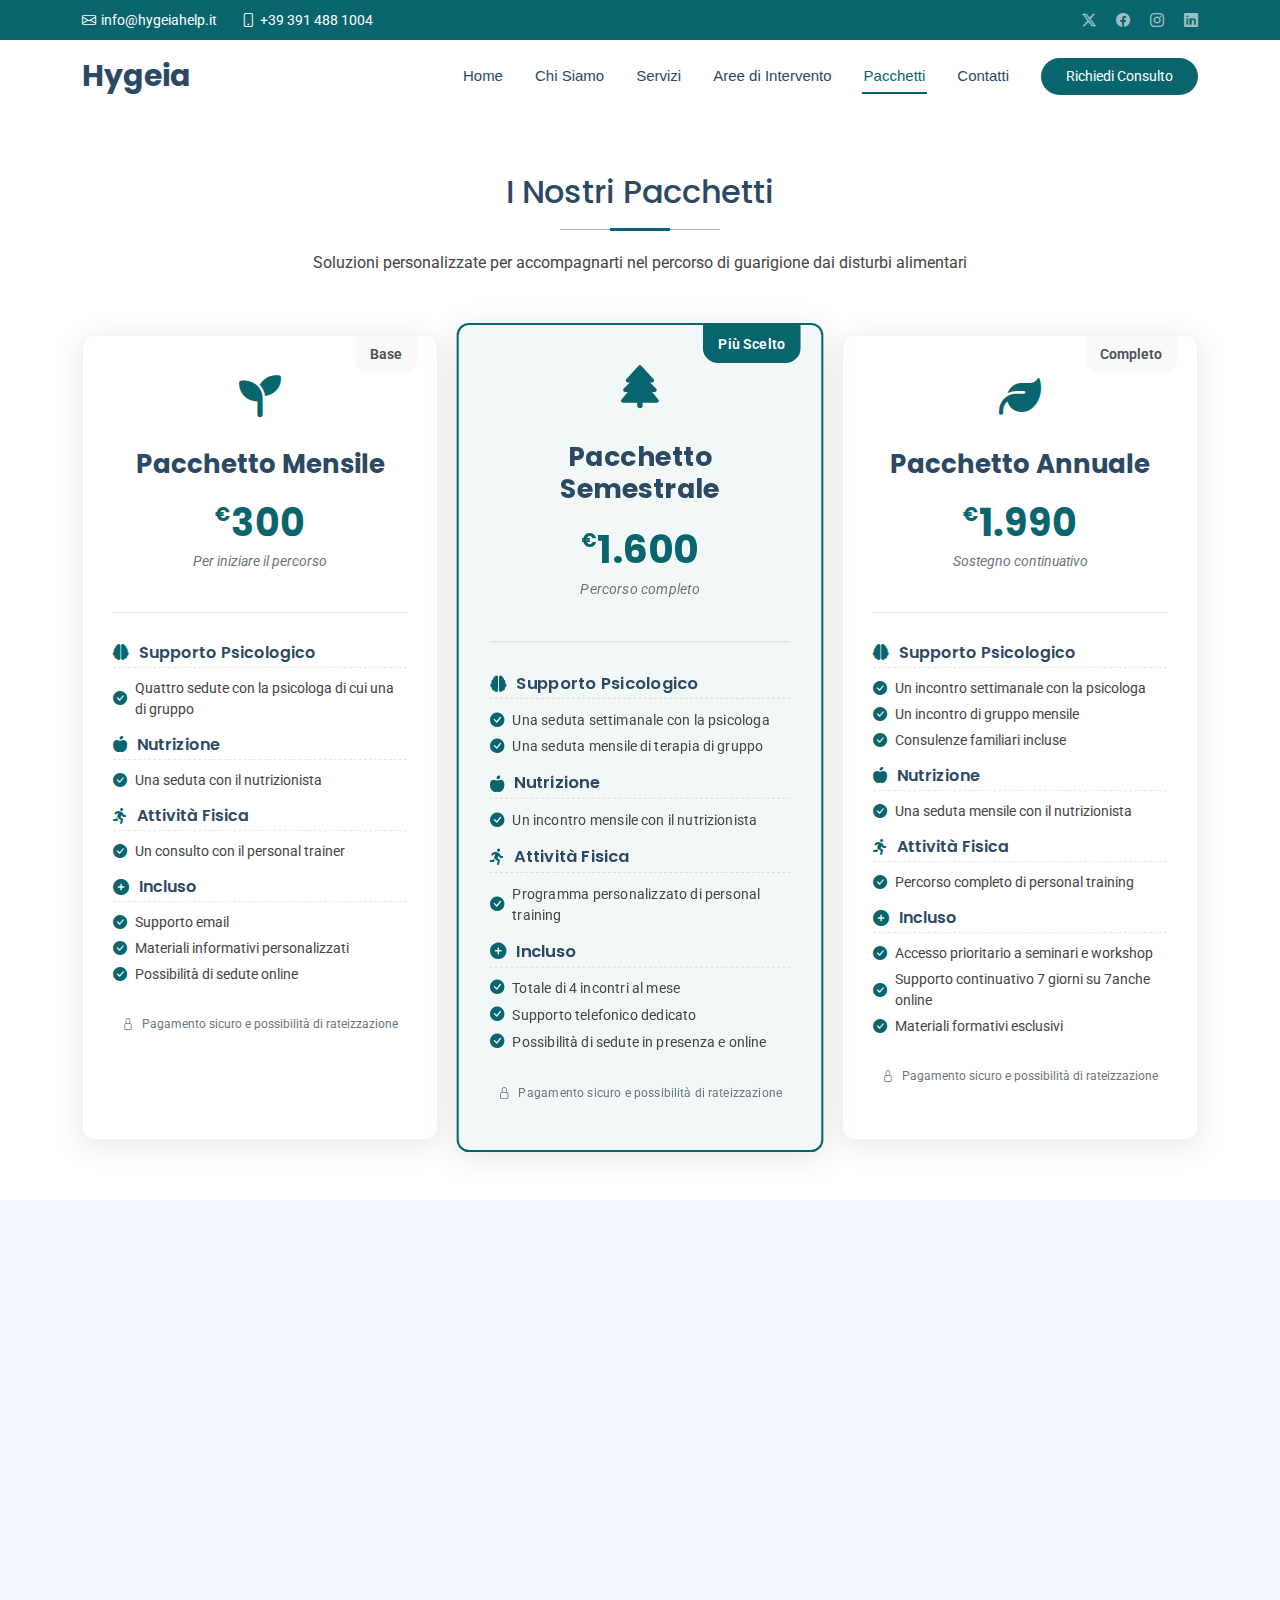
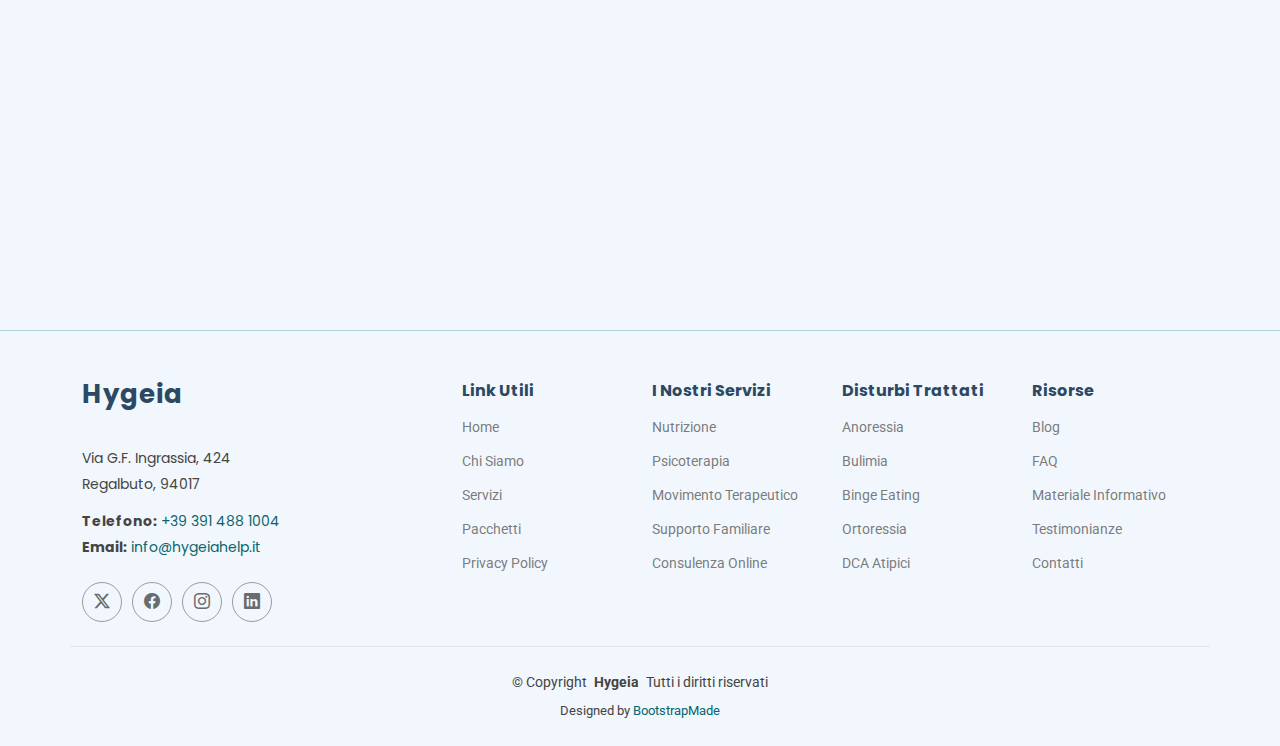
<file: pricing.html>
<!DOCTYPE html>
<html lang="it">

<head>
  <meta charset="utf-8">
  <meta content="width=device-width, initial-scale=1.0" name="viewport">
  <title>Hygeia - Pacchetti e Tariffe</title>
  <meta name="description" content="Centro specializzato nel trattamento dei disturbi alimentari con approccio olistico: soluzioni personalizzate per ogni esigenza con pacchetti mensili, semestrali e annuali.">
  <meta name="keywords" content="disturbi alimentari, DCA, tariffe, prezzi, pacchetti, mensile, semestrale, annuale, terapia, online, Sicilia">

  <!-- Favicons -->
  <link href="assets/img/favicon.png" rel="icon">
  <link href="assets/img/apple-touch-icon.png" rel="apple-touch-icon">

  <!-- Fonts -->
  <link href="https://fonts.googleapis.com" rel="preconnect">
  <link href="https://fonts.gstatic.com" rel="preconnect" crossorigin>
  <link href="https://fonts.googleapis.com/css2?family=Roboto:ital,wght@0,100;0,300;0,400;0,500;0,700;0,900;1,100;1,300;1,400;1,500;1,700;1,900&family=Poppins:ital,wght@0,100;0,200;0,300;0,400;0,500;0,600;0,700;0,800;0,900;1,100;1,200;1,300;1,400;1,500;1,600;1,700;1,800;1,900&display=swap" rel="stylesheet">

  <!-- Vendor CSS Files -->
  <link href="assets/vendor/bootstrap/css/bootstrap.min.css" rel="stylesheet">
  <link href="assets/vendor/bootstrap-icons/bootstrap-icons.css" rel="stylesheet">
  <link href="assets/vendor/aos/aos.css" rel="stylesheet">
  <link href="assets/vendor/fontawesome-free/css/all.min.css" rel="stylesheet">
  <link href="assets/vendor/glightbox/css/glightbox.min.css" rel="stylesheet">
  <link href="assets/vendor/swiper/swiper-bundle.min.css" rel="stylesheet">

  <!-- Main CSS File -->
  <link href="assets/css/main.css" rel="stylesheet">

  <!-- Iubenda -->
  <script type="text/javascript" src="//embeds.iubenda.com/widgets/86deaec6-b77d-4757-8b60-658a8021d649.js"></script>

  <!-- =======================================================
  * Site Name: Hygeia
  * Based on: Medilab Template
  * Template URL: https://bootstrapmade.com/medilab-free-medical-bootstrap-theme/
  * Updated: Aug 07 2024 with Bootstrap v5.3.3
  * Author: BootstrapMade.com
  * License: https://bootstrapmade.com/license/
  ======================================================== -->
</head>

<!-- Google tag (gtag.js) -->
<script async src="https://www.googletagmanager.com/gtag/js?id=G-NQGX5QLCJ2"></script>
<script>
  window.dataLayer = window.dataLayer || [];
  function gtag(){dataLayer.push(arguments);}
  gtag('js', new Date());

  gtag('config', 'G-NQGX5QLCJ2');
</script>


<body>

  <header id="header" class="header sticky-top">

    <div class="topbar d-flex align-items-center">
      <div class="container d-flex justify-content-center justify-content-md-between">
        <div class="contact-info d-flex align-items-center">
          <i class="bi bi-envelope d-flex align-items-center"><a href="mailto:info@hygeiahelp.it">info@hygeiahelp.it</a></i>
          <i class="bi bi-phone d-flex align-items-center ms-4"><a href="tel:+393914881004">+39 391 488 1004</a></i>
        </div>
        <div class="social-links d-none d-md-flex align-items-center">
          <a href="#" class="twitter"><i class="bi bi-twitter-x"></i></a>
          <a href="#" class="facebook"><i class="bi bi-facebook"></i></a>
          <a href="#" class="instagram"><i class="bi bi-instagram"></i></a>
          <a href="#" class="linkedin"><i class="bi bi-linkedin"></i></a>
        </div>
      </div>
    </div><!-- End Top Bar -->

    <div class="branding d-flex align-items-center">

      <div class="container position-relative d-flex align-items-center justify-content-between">
        <a href="index.html" class="logo d-flex align-items-center me-auto">
          <!-- Uncomment the line below if you also wish to use an image logo -->
          <!-- <img src="assets/img/logo.png" alt=""> -->
          <h1 class="sitename">Hygeia</h1>
        </a>

        <nav id="navmenu" class="navmenu">
          <ul>
            <li><a href="index.html">Home</a></li>
            <li><a href="index.html#about">Chi Siamo</a></li>
            <li><a href="index.html#services">Servizi</a></li>
            <li><a href="index.html#departments">Aree di Intervento</a></li>
            <li><a href="pricing.html" class="active">Pacchetti</a></li>
            <li><a href="index.html#appointment">Contatti</a></li>
          </ul>
          <i class="mobile-nav-toggle d-xl-none bi bi-list"></i>
        </nav>

        <a class="cta-btn d-none d-sm-block" href="index.html#appointment">Richiedi Consulto</a>

      </div>

    </div>

  </header>

  <main class="main">

    <!-- Pricing Section -->
    <section id="pricing" class="pricing section">

      <!-- Section Title -->
      <div class="container section-title" data-aos="fade-up">
        <h2>I Nostri Pacchetti</h2>
        <p>Soluzioni personalizzate per accompagnarti nel percorso di guarigione dai disturbi alimentari</p>
      </div><!-- End Section Title -->

      <div class="container" data-aos="fade-up" data-aos-delay="100">

        <div class="row gy-4">

          <div class="col-lg-4 col-md-6" data-aos="fade-up" data-aos-delay="100">
            <div class="pricing-item pricing-enhanced">
              <div class="pricing-badge">
                <span>Base</span>
              </div>
              <div class="pricing-header">
                <div class="pricing-icon">
                  <i class="fas fa-seedling"></i>
                </div>
                <h3>Pacchetto Mensile</h3>
                <div class="price-box">
                  <h4><sup>€</sup>300</h4>
                  <p class="price-caption">Per iniziare il percorso</p>
                </div>
              </div>

              <div class="pricing-features">
                <div class="feature-category">
                  <h5><i class="fas fa-brain"></i> Supporto Psicologico</h5>
                  <ul>
                    <li><i class="bi bi-check-circle-fill"></i> Quattro sedute con la psicologa di cui una di gruppo</li>
                  </ul>
                </div>
                
                <div class="feature-category">
                  <h5><i class="fas fa-apple-alt"></i> Nutrizione</h5>
                  <ul>
                    <li><i class="bi bi-check-circle-fill"></i> Una seduta con il nutrizionista</li>
                  </ul>
                </div>
                
                <div class="feature-category">
                  <h5><i class="fas fa-running"></i> Attività Fisica</h5>
                  <ul>
                    <li><i class="bi bi-check-circle-fill"></i> Un consulto con il personal trainer</li>
                  </ul>
                </div>
                
                <div class="feature-category">
                  <h5><i class="fas fa-plus-circle"></i> Incluso</h5>
                  <ul>
                    <li><i class="bi bi-check-circle-fill"></i> Supporto email</li>
                    <li><i class="bi bi-check-circle-fill"></i> Materiali informativi personalizzati</li>
                    <li><i class="bi bi-check-circle-fill"></i> Possibilità di sedute online</li>
                  </ul>
                </div>
              </div>

              <div class="pricing-cta">
                <stripe-buy-button
                  buy-button-id="buy_btn_1RCR17HmpTnLUOjRCCnh4m8i"
                  publishable-key="pk_live_51RCOnaHmpTnLUOjRGAtwLlxOi3xYJhKrzlht8edD8ecKGfCIYDOTo0uCzUDT3DPcBGRVChvLNMDO4QRKPhl28RTJ00Acztx50z"
                  class="pricing-button"
                >
                </stripe-buy-button>
                <p class="pricing-guarantee"><i class="bi bi-lock"></i> Pagamento sicuro e possibilità di rateizzazione</p>
              </div>
            </div>
          </div><!-- End Pricing Item -->

          <div class="col-lg-4 col-md-6" data-aos="fade-up" data-aos-delay="200">
            <div class="pricing-item pricing-enhanced featured">
              <div class="pricing-badge highlight">
                <span>Più Scelto</span>
              </div>
              <div class="pricing-header">
                <div class="pricing-icon">
                  <i class="fas fa-tree"></i>
                </div>
                <h3>Pacchetto Semestrale</h3>
                <div class="price-box">
                  <h4><sup>€</sup>1.600</h4>
                  <p class="price-caption">Percorso completo</p>
                </div>
              </div>

              <div class="pricing-features">
                <div class="feature-category">
                  <h5><i class="fas fa-brain"></i> Supporto Psicologico</h5>
                  <ul>
                    <li><i class="bi bi-check-circle-fill"></i> Una seduta settimanale con la psicologa</li>
                    <li><i class="bi bi-check-circle-fill"></i> Una seduta mensile di terapia di gruppo</li>
                  </ul>
                </div>
                
                <div class="feature-category">
                  <h5><i class="fas fa-apple-alt"></i> Nutrizione</h5>
                  <ul>
                    <li><i class="bi bi-check-circle-fill"></i> Un incontro mensile con il nutrizionista</li>
                  </ul>
                </div>
                
                <div class="feature-category">
                  <h5><i class="fas fa-running"></i> Attività Fisica</h5>
                  <ul>
                    <li><i class="bi bi-check-circle-fill"></i> Programma personalizzato di personal training</li>
                  </ul>
                </div>
                
                <div class="feature-category">
                  <h5><i class="fas fa-plus-circle"></i> Incluso</h5>
                  <ul>
                    <li><i class="bi bi-check-circle-fill"></i> Totale di 4 incontri al mese</li>
                    <li><i class="bi bi-check-circle-fill"></i> Supporto telefonico dedicato</li>
                    <li><i class="bi bi-check-circle-fill"></i> Possibilità di sedute in presenza e online</li>
                  </ul>
                </div>
              </div>

              <div class="pricing-cta">
                <stripe-buy-button
                  buy-button-id="buy_btn_1RCPbCHmpTnLUOjRHFvHz5R2"
                  publishable-key="pk_live_51RCOnaHmpTnLUOjRGAtwLlxOi3xYJhKrzlht8edD8ecKGfCIYDOTo0uCzUDT3DPcBGRVChvLNMDO4QRKPhl28RTJ00Acztx50z"
                  class="pricing-button"
                >
                </stripe-buy-button>
                
                <p class="pricing-guarantee"><i class="bi bi-lock"></i> Pagamento sicuro e possibilità di rateizzazione</p>
              </div>
            </div>
          </div><!-- End Pricing Item -->

          <div class="col-lg-4 col-md-6" data-aos="fade-up" data-aos-delay="300">
            <div class="pricing-item pricing-enhanced">
              <div class="pricing-badge">
                <span>Completo</span>
              </div>
              <div class="pricing-header">
                <div class="pricing-icon">
                  <i class="fas fa-leaf"></i>
                </div>
                <h3>Pacchetto Annuale</h3>
                <div class="price-box">
                  <h4><sup>€</sup>1.990</h4>
                  <p class="price-caption">Sostegno continuativo</p>
                </div>
              </div>

              <div class="pricing-features">
                <div class="feature-category">
                  <h5><i class="fas fa-brain"></i> Supporto Psicologico</h5>
                  <ul>
                    <li><i class="bi bi-check-circle-fill"></i> Un incontro settimanale con la psicologa</li>
                    <li><i class="bi bi-check-circle-fill"></i> Un incontro di gruppo mensile</li>
                    <li><i class="bi bi-check-circle-fill"></i> Consulenze familiari incluse</li>
                  </ul>
                </div>
                
                <div class="feature-category">
                  <h5><i class="fas fa-apple-alt"></i> Nutrizione</h5>
                  <ul>
                    <li><i class="bi bi-check-circle-fill"></i> Una seduta mensile con il nutrizionista</li>
                  </ul>
                </div>
                
                <div class="feature-category">
                  <h5><i class="fas fa-running"></i> Attività Fisica</h5>
                  <ul>
                    <li><i class="bi bi-check-circle-fill"></i> Percorso completo di personal training</li>
                  </ul>
                </div>
                
                <div class="feature-category">
                  <h5><i class="fas fa-plus-circle"></i> Incluso</h5>
                  <ul>
                    <li><i class="bi bi-check-circle-fill"></i> Accesso prioritario a seminari e workshop</li>
                    <li><i class="bi bi-check-circle-fill"></i> Supporto continuativo 7 giorni su 7anche online</li>
                    <li><i class="bi bi-check-circle-fill"></i> Materiali formativi esclusivi</li>
                  </ul>
                </div>
              </div>

              <div class="pricing-cta">
                <stripe-buy-button
                  buy-button-id="buy_btn_1RCR5cHmpTnLUOjRF8aJiIw8"
                  publishable-key="pk_live_51RCOnaHmpTnLUOjRGAtwLlxOi3xYJhKrzlht8edD8ecKGfCIYDOTo0uCzUDT3DPcBGRVChvLNMDO4QRKPhl28RTJ00Acztx50z"
                  class="pricing-button"
                >
                </stripe-buy-button>
                <p class="pricing-guarantee"><i class="bi bi-lock"></i> Pagamento sicuro e possibilità di rateizzazione</p>
              </div>
            </div>
          </div><!-- End Pricing Item -->

        </div>

      </div>

    </section><!-- End Pricing Section -->

    <!-- Faq Section -->
    <section id="pricing-faq" class="faq section light-background">
      <div class="container section-title" data-aos="fade-up">
        <h2>Domande sui Pacchetti</h2>
        <p>Risposte alle domande più comuni sui nostri servizi e piani di trattamento</p>
      </div>

      <div class="container">
        <div class="row justify-content-center">
          <div class="col-lg-10" data-aos="fade-up" data-aos-delay="100">
            <div class="faq-container">
              <div class="faq-item faq-active">
                <h3>Posso pagare i pacchetti a rate?</h3>
                <div class="faq-content">
                  <p>Sì, offriamo la possibilità di rateizzare i pagamenti attraverso i principali servizi di pagamento. Durante il checkout potrai selezionare l'opzione di pagamento a rate che preferisci.</p>
                </div>
                <i class="faq-toggle bi bi-chevron-right"></i>
              </div>

              <div class="faq-item">
                <h3>Cosa succede se non posso partecipare a una seduta programmata?</h3>
                <div class="faq-content">
                  <p>Comprendiamo che possano verificarsi imprevisti. Le sedute possono essere riprogrammate con almeno 24 ore di preavviso senza costi aggiuntivi. Per cancellazioni con preavviso inferiore, valuteremo caso per caso la possibilità di recupero.</p>
                </div>
                <i class="faq-toggle bi bi-chevron-right"></i>
              </div>

              <div class="faq-item">
                <h3>Posso passare da un pacchetto all'altro durante il percorso?</h3>
                <div class="faq-content">
                  <p>Sì, è possibile passare a un pacchetto di durata maggiore in qualsiasi momento, con un adeguamento del costo basato sulla parte residua del percorso. Nel caso di passaggio a un pacchetto di durata inferiore, la modifica sarà possibile al termine del periodo già acquistato.</p>
                </div>
                <i class="faq-toggle bi bi-chevron-right"></i>
              </div>

              <div class="faq-item">
                <h3>I pacchetti sono adatti a tutti i tipi di disturbi alimentari?</h3>
                <div class="faq-content">
                  <p>I nostri pacchetti sono personalizzabili in base alle esigenze specifiche di ogni paziente. Durante la valutazione iniziale, valuteremo insieme quale pacchetto sia più adatto alla tua situazione e, se necessario, proporremo modifiche per rispondere meglio alle tue necessità.</p>
                </div>
                <i class="faq-toggle bi bi-chevron-right"></i>
              </div>

              <div class="faq-item">
                <h3>È possibile avere solo consulenze online?</h3>
                <div class="faq-content">
                  <p>Assolutamente sì! Tutti i nostri pacchetti possono essere fruiti completamente online, garantendo la stessa qualità e attenzione delle sedute in presenza. Questo rende i nostri servizi accessibili a pazienti in tutta Italia.</p>
                </div>
                <i class="faq-toggle bi bi-chevron-right"></i>
              </div>
            </div>
          </div>
        </div>
      </div>
    </section><!-- End Faq Section -->

  </main>

  <footer id="footer" class="footer light-background">

    <div class="container footer-top">
      <div class="row gy-4">
        <div class="col-lg-4 col-md-6 footer-about">
          <a href="index.html" class="logo d-flex align-items-center">
            <span class="sitename">Hygeia</span>
          </a>
          <div class="footer-contact pt-3">
            <p>Via G.F. Ingrassia, 424</p>
            <p>Regalbuto, 94017</p>
            <p class="mt-3"><strong>Telefono:</strong> <a href="tel:+393914881004">+39 391 488 1004</a></i></p>
            <p><strong>Email:</strong> <a href="mailto:info@hygeiahelp.it">info@hygeiahelp.it</a></i></p>
          </div>
          <div class="social-links d-flex mt-4">
            <a href=""><i class="bi bi-twitter-x"></i></a>
            <a href=""><i class="bi bi-facebook"></i></a>
            <a href=""><i class="bi bi-instagram"></i></a>
            <a href=""><i class="bi bi-linkedin"></i></a>
          </div>
        </div>

        <div class="col-lg-2 col-md-3 footer-links">
          <h4>Link Utili</h4>
          <ul>
            <li><a href="index.html">Home</a></li>
            <li><a href="index.html#about">Chi Siamo</a></li>
            <li><a href="index.html#services">Servizi</a></li>
            <li><a href="pricing.html">Pacchetti</a></li>
            <li><a href="https://www.iubenda.com/privacy-policy/44132465" class="iubenda-white iubenda-noiframe iubenda-embed iubenda-noiframe " title="Privacy Policy ">Privacy Policy</a><script type="text/javascript">(function (w,d) {var loader = function () {var s = d.createElement("script"), tag = d.getElementsByTagName("script")[0]; s.src="https://cdn.iubenda.com/iubenda.js"; tag.parentNode.insertBefore(s,tag);}; if(w.addEventListener){w.addEventListener("load", loader, false);}else if(w.attachEvent){w.attachEvent("onload", loader);}else{w.onload = loader;}})(window, document);</script></li>
          </ul>
        </div>

        <div class="col-lg-2 col-md-3 footer-links">
          <h4>I Nostri Servizi</h4>
          <ul>
            <li><a href="index.html#services">Nutrizione</a></li>
            <li><a href="index.html#services">Psicoterapia</a></li>
            <li><a href="index.html#services">Movimento Terapeutico</a></li>
            <li><a href="index.html#services">Supporto Familiare</a></li>
            <li><a href="index.html#services">Consulenza Online</a></li>
          </ul>
        </div>

        <div class="col-lg-2 col-md-3 footer-links">
          <h4>Disturbi Trattati</h4>
          <ul>
            <li><a href="index.html#departments">Anoressia</a></li>
            <li><a href="index.html#departments">Bulimia</a></li>
            <li><a href="index.html#departments">Binge Eating</a></li>
            <li><a href="index.html#departments">Ortoressia</a></li>
            <li><a href="index.html#departments">DCA Atipici</a></li>
          </ul>
        </div>

        <div class="col-lg-2 col-md-3 footer-links">
          <h4>Risorse</h4>
          <ul>
            <li><a href="#">Blog</a></li>
            <li><a href="index.html#faq">FAQ</a></li>
            <li><a href="#">Materiale Informativo</a></li>
            <li><a href="#">Testimonianze</a></li>
            <li><a href="index.html#appointment">Contatti</a></li>
          </ul>
        </div>

      </div>
    </div>

    <div class="container copyright text-center mt-4">
      <p>© <span>Copyright</span> <strong class="px-1 sitename">Hygeia</strong> <span>Tutti i diritti riservati</span></p>
      <div class="credits">
        Designed by <a href="https://bootstrapmade.com/">BootstrapMade</a>
      </div>
    </div>

  </footer>

  <!-- Scroll Top -->
  <a href="#" id="scroll-top" class="scroll-top d-flex align-items-center justify-content-center"><i class="bi bi-arrow-up-short"></i></a>

  <!-- Preloader -->
  <div id="preloader"></div>

  <!-- Vendor JS Files -->
  <script src="assets/vendor/bootstrap/js/bootstrap.bundle.min.js"></script>
  <script src="assets/vendor/php-email-form/validate.js"></script>
  <script src="assets/vendor/aos/aos.js"></script>
  <script src="assets/vendor/glightbox/js/glightbox.min.js"></script>
  <script src="assets/vendor/purecounter/purecounter_vanilla.js"></script>
  <script src="assets/vendor/swiper/swiper-bundle.min.js"></script>
  
  <!-- Main JS File -->
  <script src="assets/js/main.js"></script>

  <script async src="https://js.stripe.com/v3/buy-button.js"></script>
  
</body>

</html>
</file>
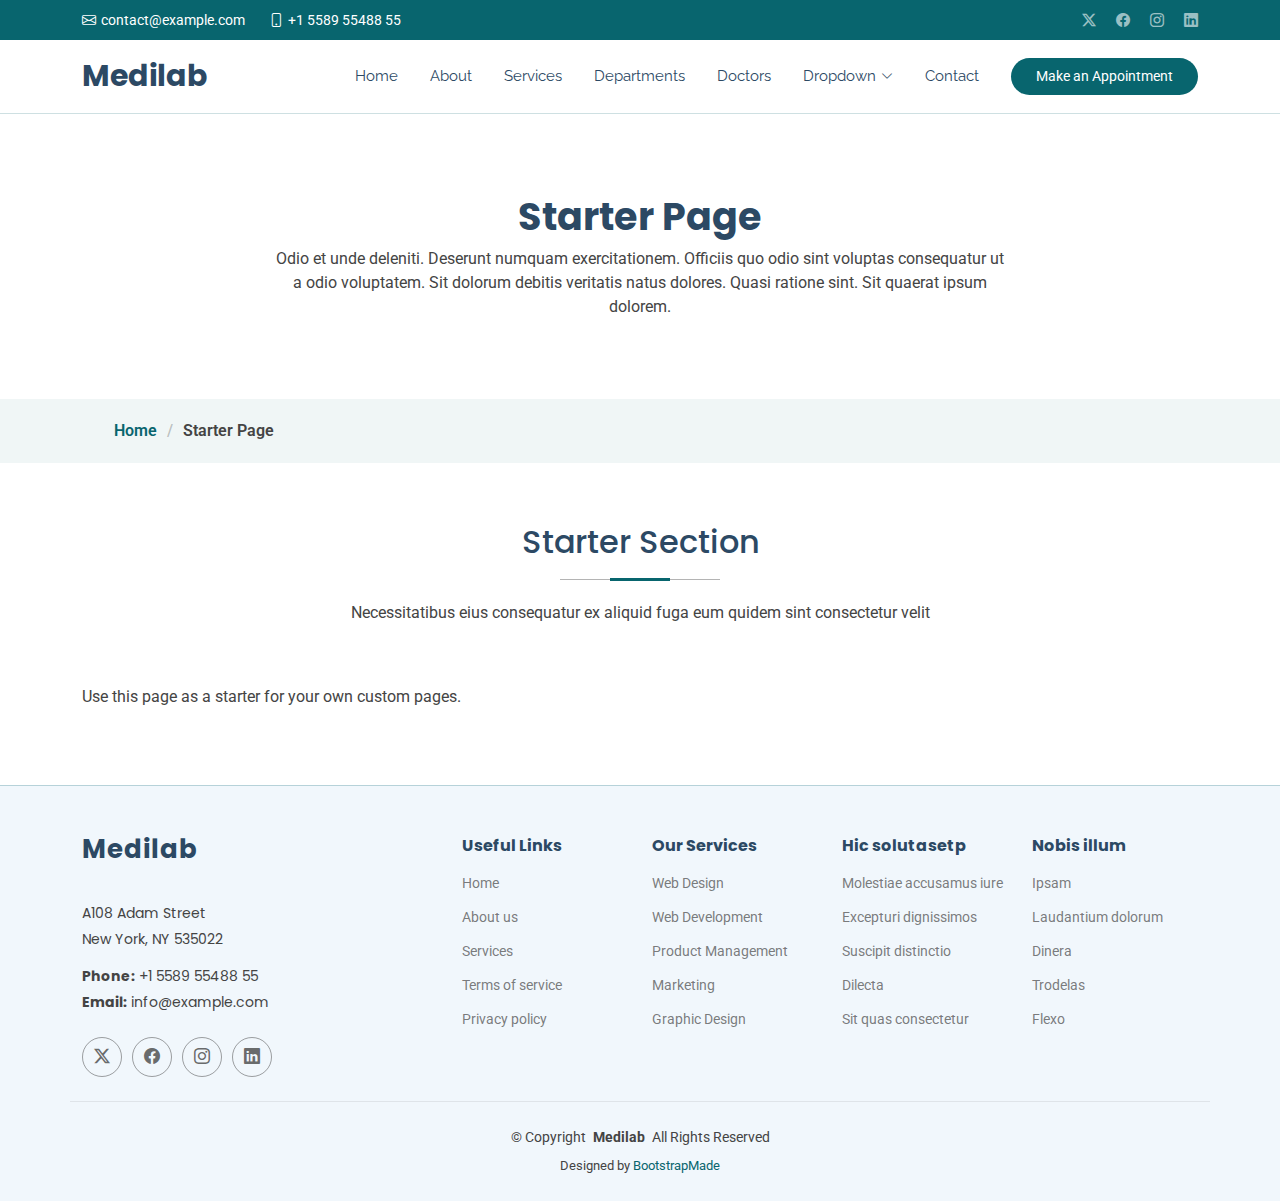
<file: starter-page.html>
<!DOCTYPE html>
<html lang="en">

<head>
  <meta charset="utf-8">
  <meta content="width=device-width, initial-scale=1.0" name="viewport">
  <title>Starter Page - Medilab Bootstrap Template</title>
  <meta name="description" content="">
  <meta name="keywords" content="">

  <!-- Favicons -->
  <link href="assets/img/favicon.png" rel="icon">
  <link href="assets/img/apple-touch-icon.png" rel="apple-touch-icon">

  <!-- Fonts -->
  <link href="https://fonts.googleapis.com" rel="preconnect">
  <link href="https://fonts.gstatic.com" rel="preconnect" crossorigin>
  <link href="https://fonts.googleapis.com/css2?family=Roboto:ital,wght@0,100;0,300;0,400;0,500;0,700;0,900;1,100;1,300;1,400;1,500;1,700;1,900&family=Poppins:ital,wght@0,100;0,200;0,300;0,400;0,500;0,600;0,700;0,800;0,900;1,100;1,200;1,300;1,400;1,500;1,600;1,700;1,800;1,900&family=Raleway:ital,wght@0,100;0,200;0,300;0,400;0,500;0,600;0,700;0,800;0,900;1,100;1,200;1,300;1,400;1,500;1,600;1,700;1,800;1,900&display=swap" rel="stylesheet">

  <!-- Vendor CSS Files -->
  <link href="assets/vendor/bootstrap/css/bootstrap.min.css" rel="stylesheet">
  <link href="assets/vendor/bootstrap-icons/bootstrap-icons.css" rel="stylesheet">
  <link href="assets/vendor/aos/aos.css" rel="stylesheet">
  <link href="assets/vendor/fontawesome-free/css/all.min.css" rel="stylesheet">
  <link href="assets/vendor/glightbox/css/glightbox.min.css" rel="stylesheet">
  <link href="assets/vendor/swiper/swiper-bundle.min.css" rel="stylesheet">

  <!-- Main CSS File -->
  <link href="assets/css/main.css" rel="stylesheet">

  <!-- =======================================================
  * Template Name: Medilab
  * Template URL: https://bootstrapmade.com/medilab-free-medical-bootstrap-theme/
  * Updated: Aug 07 2024 with Bootstrap v5.3.3
  * Author: BootstrapMade.com
  * License: https://bootstrapmade.com/license/
  ======================================================== -->
</head>

<body class="starter-page-page">

  <header id="header" class="header sticky-top">

    <div class="topbar d-flex align-items-center">
      <div class="container d-flex justify-content-center justify-content-md-between">
        <div class="contact-info d-flex align-items-center">
          <i class="bi bi-envelope d-flex align-items-center"><a href="mailto:contact@example.com">contact@example.com</a></i>
          <i class="bi bi-phone d-flex align-items-center ms-4"><span>+1 5589 55488 55</span></i>
        </div>
        <div class="social-links d-none d-md-flex align-items-center">
          <a href="#" class="twitter"><i class="bi bi-twitter-x"></i></a>
          <a href="#" class="facebook"><i class="bi bi-facebook"></i></a>
          <a href="#" class="instagram"><i class="bi bi-instagram"></i></a>
          <a href="#" class="linkedin"><i class="bi bi-linkedin"></i></a>
        </div>
      </div>
    </div><!-- End Top Bar -->

    <div class="branding d-flex align-items-center">

      <div class="container position-relative d-flex align-items-center justify-content-between">
        <a href="index.html" class="logo d-flex align-items-center me-auto">
          <!-- Uncomment the line below if you also wish to use an image logo -->
          <!-- <img src="assets/img/logo.png" alt=""> -->
          <h1 class="sitename">Medilab</h1>
        </a>

        <nav id="navmenu" class="navmenu">
          <ul>
            <li><a href="#hero">Home<br></a></li>
            <li><a href="#about">About</a></li>
            <li><a href="#services">Services</a></li>
            <li><a href="#departments">Departments</a></li>
            <li><a href="#doctors">Doctors</a></li>
            <li class="dropdown"><a href="#"><span>Dropdown</span> <i class="bi bi-chevron-down toggle-dropdown"></i></a>
              <ul>
                <li><a href="#">Dropdown 1</a></li>
                <li class="dropdown"><a href="#"><span>Deep Dropdown</span> <i class="bi bi-chevron-down toggle-dropdown"></i></a>
                  <ul>
                    <li><a href="#">Deep Dropdown 1</a></li>
                    <li><a href="#">Deep Dropdown 2</a></li>
                    <li><a href="#">Deep Dropdown 3</a></li>
                    <li><a href="#">Deep Dropdown 4</a></li>
                    <li><a href="#">Deep Dropdown 5</a></li>
                  </ul>
                </li>
                <li><a href="#">Dropdown 2</a></li>
                <li><a href="#">Dropdown 3</a></li>
                <li><a href="#">Dropdown 4</a></li>
              </ul>
            </li>
            <li><a href="#contact">Contact</a></li>
          </ul>
          <i class="mobile-nav-toggle d-xl-none bi bi-list"></i>
        </nav>

        <a class="cta-btn d-none d-sm-block" href="#appointment">Make an Appointment</a>

      </div>

    </div>

  </header>

  <main class="main">

    <!-- Page Title -->
    <div class="page-title" data-aos="fade">
      <div class="heading">
        <div class="container">
          <div class="row d-flex justify-content-center text-center">
            <div class="col-lg-8">
              <h1>Starter Page</h1>
              <p class="mb-0">Odio et unde deleniti. Deserunt numquam exercitationem. Officiis quo odio sint voluptas consequatur ut a odio voluptatem. Sit dolorum debitis veritatis natus dolores. Quasi ratione sint. Sit quaerat ipsum dolorem.</p>
            </div>
          </div>
        </div>
      </div>
      <nav class="breadcrumbs">
        <div class="container">
          <ol>
            <li><a href="index.html">Home</a></li>
            <li class="current">Starter Page</li>
          </ol>
        </div>
      </nav>
    </div><!-- End Page Title -->

    <!-- Starter Section Section -->
    <section id="starter-section" class="starter-section section">

      <!-- Section Title -->
      <div class="container section-title" data-aos="fade-up">
        <h2>Starter Section</h2>
        <p>Necessitatibus eius consequatur ex aliquid fuga eum quidem sint consectetur velit</p>
      </div><!-- End Section Title -->

      <div class="container" data-aos="fade-up">
        <p>Use this page as a starter for your own custom pages.</p>
      </div>

    </section><!-- /Starter Section Section -->

  </main>

  <footer id="footer" class="footer light-background">

    <div class="container footer-top">
      <div class="row gy-4">
        <div class="col-lg-4 col-md-6 footer-about">
          <a href="index.html" class="logo d-flex align-items-center">
            <span class="sitename">Medilab</span>
          </a>
          <div class="footer-contact pt-3">
            <p>A108 Adam Street</p>
            <p>New York, NY 535022</p>
            <p class="mt-3"><strong>Phone:</strong> <span>+1 5589 55488 55</span></p>
            <p><strong>Email:</strong> <span>info@example.com</span></p>
          </div>
          <div class="social-links d-flex mt-4">
            <a href=""><i class="bi bi-twitter-x"></i></a>
            <a href=""><i class="bi bi-facebook"></i></a>
            <a href=""><i class="bi bi-instagram"></i></a>
            <a href=""><i class="bi bi-linkedin"></i></a>
          </div>
        </div>

        <div class="col-lg-2 col-md-3 footer-links">
          <h4>Useful Links</h4>
          <ul>
            <li><a href="#">Home</a></li>
            <li><a href="#">About us</a></li>
            <li><a href="#">Services</a></li>
            <li><a href="#">Terms of service</a></li>
            <li><a href="#">Privacy policy</a></li>
          </ul>
        </div>

        <div class="col-lg-2 col-md-3 footer-links">
          <h4>Our Services</h4>
          <ul>
            <li><a href="#">Web Design</a></li>
            <li><a href="#">Web Development</a></li>
            <li><a href="#">Product Management</a></li>
            <li><a href="#">Marketing</a></li>
            <li><a href="#">Graphic Design</a></li>
          </ul>
        </div>

        <div class="col-lg-2 col-md-3 footer-links">
          <h4>Hic solutasetp</h4>
          <ul>
            <li><a href="#">Molestiae accusamus iure</a></li>
            <li><a href="#">Excepturi dignissimos</a></li>
            <li><a href="#">Suscipit distinctio</a></li>
            <li><a href="#">Dilecta</a></li>
            <li><a href="#">Sit quas consectetur</a></li>
          </ul>
        </div>

        <div class="col-lg-2 col-md-3 footer-links">
          <h4>Nobis illum</h4>
          <ul>
            <li><a href="#">Ipsam</a></li>
            <li><a href="#">Laudantium dolorum</a></li>
            <li><a href="#">Dinera</a></li>
            <li><a href="#">Trodelas</a></li>
            <li><a href="#">Flexo</a></li>
          </ul>
        </div>

      </div>
    </div>

    <div class="container copyright text-center mt-4">
      <p>© <span>Copyright</span> <strong class="px-1 sitename">Medilab</strong> <span>All Rights Reserved</span></p>
      <div class="credits">
        <!-- All the links in the footer should remain intact. -->
        <!-- You can delete the links only if you've purchased the pro version. -->
        <!-- Licensing information: https://bootstrapmade.com/license/ -->
        <!-- Purchase the pro version with working PHP/AJAX contact form: [buy-url] -->
        Designed by <a href="https://bootstrapmade.com/">BootstrapMade</a>
      </div>
    </div>

  </footer>

  <!-- Scroll Top -->
  <a href="#" id="scroll-top" class="scroll-top d-flex align-items-center justify-content-center"><i class="bi bi-arrow-up-short"></i></a>

  <!-- Preloader -->
  <div id="preloader"></div>

  <!-- Vendor JS Files -->
  <script src="assets/vendor/bootstrap/js/bootstrap.bundle.min.js"></script>
  <script src="assets/vendor/php-email-form/validate.js"></script>
  <script src="assets/vendor/aos/aos.js"></script>
  <script src="assets/vendor/glightbox/js/glightbox.min.js"></script>
  <script src="assets/vendor/purecounter/purecounter_vanilla.js"></script>
  <script src="assets/vendor/swiper/swiper-bundle.min.js"></script>

  <!-- Main JS File -->
  <script src="assets/js/main.js"></script>

</body>

</html>
</file>
<file: assets/css/main.css>
/**
* Template Name: Medilab
* Template URL: https://bootstrapmade.com/medilab-free-medical-bootstrap-theme/
* Updated: Aug 07 2024 with Bootstrap v5.3.3
* Author: BootstrapMade.com
* License: https://bootstrapmade.com/license/
*/

/*--------------------------------------------------------------
# Font & Color Variables
# Help: https://bootstrapmade.com/color-system/
--------------------------------------------------------------*/
/* Fonts */
:root {
  --default-font: "Roboto",  system-ui, -apple-system, "Segoe UI", Roboto, "Helvetica Neue", Arial, "Noto Sans", "Liberation Sans", sans-serif, "Apple Color Emoji", "Segoe UI Emoji", "Segoe UI Symbol", "Noto Color Emoji";
  --heading-font: "Poppins",  sans-serif;
  --nav-font: "Raleway",  sans-serif;
}

/* Global Colors - The following color variables are used throughout the website. Updating them here will change the color scheme of the entire website */
:root { 
  --background-color: #ffffff; /* Background color for the entire website, including individual sections */
  --default-color: #444444; /* Default color used for the majority of the text content across the entire website */
  --heading-color: #2c4964; /* Color for headings, subheadings and title throughout the website */
  --accent-color: #08656e; /* Accent color that represents your brand on the website. It's used for buttons, links, and other elements that need to stand out */
  --surface-color: #ffffff; /* The surface color is used as a background of boxed elements within sections, such as cards, icon boxes, or other elements that require a visual separation from the global background. */
  --contrast-color: #ffffff; /* Contrast color for text, ensuring readability against backgrounds of accent, heading, or default colors. */
}

/* Nav Menu Colors - The following color variables are used specifically for the navigation menu. They are separate from the global colors to allow for more customization options */
:root {
  --nav-color: #2c4964;  /* The default color of the main navmenu links */
  --nav-hover-color: #08656e; /* Applied to main navmenu links when they are hovered over or active */
  --nav-mobile-background-color: #ffffff; /* Used as the background color for mobile navigation menu */
  --nav-dropdown-background-color: #ffffff; /* Used as the background color for dropdown items that appear when hovering over primary navigation items */
  --nav-dropdown-color: #2c4964; /* Used for navigation links of the dropdown items in the navigation menu. */
  --nav-dropdown-hover-color: #08656e; /* Similar to --nav-hover-color, this color is applied to dropdown navigation links when they are hovered over. */
}

/* Color Presets - These classes override global colors when applied to any section or element, providing reuse of the sam color scheme. */

.light-background {
  --background-color: #f1f7fc;
  --surface-color: #ffffff;
}

.dark-background {
  --background-color: #060606;
  --default-color: #ffffff;
  --heading-color: #ffffff;
  --surface-color: #252525;
  --contrast-color: #ffffff;
}

/* Smooth scroll */
:root {
  scroll-behavior: smooth;
}

/*--------------------------------------------------------------
# General Styling & Shared Classes
--------------------------------------------------------------*/
body {
  color: var(--default-color);
  background-color: var(--background-color);
  font-family: var(--default-font);
}

a {
  color: var(--accent-color);
  text-decoration: none;
  transition: 0.3s;
}

a:hover {
  color: color-mix(in srgb, var(--accent-color), transparent 25%);
  text-decoration: none;
}

h1,
h2,
h3,
h4,
h5,
h6 {
  color: var(--heading-color);
  font-family: var(--heading-font);
}

/* Pulsating Play Button
------------------------------*/
.pulsating-play-btn {
  width: 94px;
  height: 94px;
  background: radial-gradient(var(--accent-color) 50%, color-mix(in srgb, var(--accent-color), transparent 75%) 52%);
  border-radius: 50%;
  display: block;
  position: relative;
  overflow: hidden;
}

.pulsating-play-btn:before {
  content: "";
  position: absolute;
  width: 120px;
  height: 120px;
  animation-delay: 0s;
  animation: pulsate-play-btn 2s;
  animation-direction: forwards;
  animation-iteration-count: infinite;
  animation-timing-function: steps;
  opacity: 1;
  border-radius: 50%;
  border: 5px solid color-mix(in srgb, var(--accent-color), transparent 30%);
  top: -15%;
  left: -15%;
  background: rgba(198, 16, 0, 0);
}

.pulsating-play-btn:after {
  content: "";
  position: absolute;
  left: 50%;
  top: 50%;
  transform: translateX(-40%) translateY(-50%);
  width: 0;
  height: 0;
  border-top: 10px solid transparent;
  border-bottom: 10px solid transparent;
  border-left: 15px solid #fff;
  z-index: 100;
  transition: all 400ms cubic-bezier(0.55, 0.055, 0.675, 0.19);
}

.pulsating-play-btn:hover:before {
  content: "";
  position: absolute;
  left: 50%;
  top: 50%;
  transform: translateX(-40%) translateY(-50%);
  width: 0;
  height: 0;
  border: none;
  border-top: 10px solid transparent;
  border-bottom: 10px solid transparent;
  border-left: 15px solid #fff;
  z-index: 200;
  animation: none;
  border-radius: 0;
}

.pulsating-play-btn:hover:after {
  border-left: 15px solid var(--accent-color);
  transform: scale(20);
}

@keyframes pulsate-play-btn {
  0% {
    transform: scale(0.6, 0.6);
    opacity: 1;
  }

  100% {
    transform: scale(1, 1);
    opacity: 0;
  }
}

/* PHP Email Form Messages
------------------------------*/
.php-email-form .error-message {
  display: none;
  background: #df1529;
  color: #ffffff;
  text-align: left;
  padding: 15px;
  margin-bottom: 24px;
  font-weight: 600;
}

.php-email-form .sent-message {
  display: none;
  color: #ffffff;
  background: #059652;
  text-align: center;
  padding: 15px;
  margin-bottom: 24px;
  font-weight: 600;
}

.php-email-form .loading {
  display: none;
  background: var(--surface-color);
  text-align: center;
  padding: 15px;
  margin-bottom: 24px;
}

.php-email-form .loading:before {
  content: "";
  display: inline-block;
  border-radius: 50%;
  width: 24px;
  height: 24px;
  margin: 0 10px -6px 0;
  border: 3px solid var(--accent-color);
  border-top-color: var(--surface-color);
  animation: php-email-form-loading 1s linear infinite;
}

@keyframes php-email-form-loading {
  0% {
    transform: rotate(0deg);
  }

  100% {
    transform: rotate(360deg);
  }
}

/*--------------------------------------------------------------
# Global Header
--------------------------------------------------------------*/
.header {
  color: var(--default-color);
  transition: all 0.5s;
  z-index: 997;
  background-color: var(--background-color);
}

.header .topbar {
  background-color: var(--accent-color);
  height: 40px;
  padding: 0;
  font-size: 14px;
  transition: all 0.5s;
}

.header .topbar .contact-info i {
  font-style: normal;
  color: var(--contrast-color);
}

.header .topbar .contact-info i a,
.header .topbar .contact-info i span {
  padding-left: 5px;
  color: var(--contrast-color);
}

@media (max-width: 575px) {

  .header .topbar .contact-info i a,
  .header .topbar .contact-info i span {
    font-size: 13px;
  }
}

.header .topbar .contact-info i a {
  line-height: 0;
  transition: 0.3s;
}

.header .topbar .contact-info i a:hover {
  color: var(--contrast-color);
  text-decoration: underline;
}

.header .topbar .social-links a {
  color: color-mix(in srgb, var(--contrast-color), transparent 40%);
  line-height: 0;
  transition: 0.3s;
  margin-left: 20px;
}

.header .topbar .social-links a:hover {
  color: var(--contrast-color);
}

.header .branding {
  min-height: 60px;
  padding: 10px 0;
}

.header .logo {
  line-height: 1;
}

.header .logo img {
  max-height: 36px;
  margin-right: 8px;
}

.header .logo h1 {
  font-size: 30px;
  margin: 0;
  font-weight: 700;
  color: var(--heading-color);
}

.header .cta-btn,
.header .cta-btn:focus {
  color: var(--contrast-color);
  background: var(--accent-color);
  font-size: 14px;
  padding: 8px 25px;
  margin: 0 0 0 30px;
  border-radius: 50px;
  transition: 0.3s;
}

.header .cta-btn:hover,
.header .cta-btn:focus:hover {
  color: var(--contrast-color);
  background: color-mix(in srgb, var(--accent-color), transparent 15%);
}

@media (max-width: 1200px) {
  .header .logo {
    order: 1;
  }

  .header .cta-btn {
    order: 2;
    margin: 0 15px 0 0;
    padding: 6px 15px;
  }

  .header .navmenu {
    order: 3;
  }
}

.scrolled .header {
  box-shadow: 0px 0 18px rgba(0, 0, 0, 0.1);
}

.scrolled .header .topbar {
  height: 0;
  visibility: hidden;
  overflow: hidden;
}

/*--------------------------------------------------------------
# Navigation Menu
--------------------------------------------------------------*/
/* Desktop Navigation */
@media (min-width: 1200px) {
  .navmenu {
    padding: 0;
  }

  .navmenu ul {
    margin: 0;
    padding: 0;
    display: flex;
    list-style: none;
    align-items: center;
  }

  .navmenu li {
    position: relative;
  }

  .navmenu>ul>li {
    white-space: nowrap;
    padding: 15px 14px;
  }

  .navmenu>ul>li:last-child {
    padding-right: 0;
  }

  .navmenu a,
  .navmenu a:focus {
    color: var(--nav-color);
    font-size: 15px;
    padding: 0 2px;
    font-family: var(--nav-font);
    font-weight: 400;
    display: flex;
    align-items: center;
    justify-content: space-between;
    white-space: nowrap;
    transition: 0.3s;
    position: relative;
  }

  .navmenu a i,
  .navmenu a:focus i {
    font-size: 12px;
    line-height: 0;
    margin-left: 5px;
    transition: 0.3s;
  }

  .navmenu>ul>li>a:before {
    content: "";
    position: absolute;
    width: 100%;
    height: 2px;
    bottom: -6px;
    left: 0;
    background-color: var(--nav-hover-color);
    visibility: hidden;
    width: 0px;
    transition: all 0.3s ease-in-out 0s;
  }

  .navmenu a:hover:before,
  .navmenu li:hover>a:before,
  .navmenu .active:before {
    visibility: visible;
    width: 100%;
  }

  .navmenu li:hover>a,
  .navmenu .active,
  .navmenu .active:focus {
    color: var(--nav-hover-color);
  }

  .navmenu .dropdown ul {
    margin: 0;
    padding: 10px 0;
    background: var(--nav-dropdown-background-color);
    display: block;
    position: absolute;
    visibility: hidden;
    left: 14px;
    top: 130%;
    opacity: 0;
    transition: 0.3s;
    border-radius: 4px;
    z-index: 99;
    box-shadow: 0px 0px 30px rgba(0, 0, 0, 0.1);
  }

  .navmenu .dropdown ul li {
    min-width: 200px;
  }

  .navmenu .dropdown ul a {
    padding: 10px 20px;
    font-size: 15px;
    text-transform: none;
    color: var(--nav-dropdown-color);
  }

  .navmenu .dropdown ul a i {
    font-size: 12px;
  }

  .navmenu .dropdown ul a:hover,
  .navmenu .dropdown ul .active:hover,
  .navmenu .dropdown ul li:hover>a {
    color: var(--nav-dropdown-hover-color);
  }

  .navmenu .dropdown:hover>ul {
    opacity: 1;
    top: 100%;
    visibility: visible;
  }

  .navmenu .dropdown .dropdown ul {
    top: 0;
    left: -90%;
    visibility: hidden;
  }

  .navmenu .dropdown .dropdown:hover>ul {
    opacity: 1;
    top: 0;
    left: -100%;
    visibility: visible;
  }
}

/* Mobile Navigation */
@media (max-width: 1199px) {
  .mobile-nav-toggle {
    color: var(--nav-color);
    font-size: 28px;
    line-height: 0;
    margin-right: 10px;
    cursor: pointer;
    transition: color 0.3s;
  }

  .navmenu {
    padding: 0;
    z-index: 9997;
  }

  .navmenu ul {
    display: none;
    list-style: none;
    position: absolute;
    inset: 60px 20px 20px 20px;
    padding: 10px 0;
    margin: 0;
    border-radius: 6px;
    background-color: var(--nav-mobile-background-color);
    border: 1px solid color-mix(in srgb, var(--default-color), transparent 90%);
    box-shadow: none;
    overflow-y: auto;
    transition: 0.3s;
    z-index: 9998;
  }

  .navmenu a,
  .navmenu a:focus {
    color: var(--nav-dropdown-color);
    padding: 10px 20px;
    font-family: var(--nav-font);
    font-size: 17px;
    font-weight: 500;
    display: flex;
    align-items: center;
    justify-content: space-between;
    white-space: nowrap;
    transition: 0.3s;
  }

  .navmenu a i,
  .navmenu a:focus i {
    font-size: 12px;
    line-height: 0;
    margin-left: 5px;
    width: 30px;
    height: 30px;
    display: flex;
    align-items: center;
    justify-content: center;
    border-radius: 50%;
    transition: 0.3s;
    background-color: color-mix(in srgb, var(--accent-color), transparent 90%);
  }

  .navmenu a i:hover,
  .navmenu a:focus i:hover {
    background-color: var(--accent-color);
    color: var(--contrast-color);
  }

  .navmenu a:hover,
  .navmenu .active,
  .navmenu .active:focus {
    color: var(--nav-dropdown-hover-color);
  }

  .navmenu .active i,
  .navmenu .active:focus i {
    background-color: var(--accent-color);
    color: var(--contrast-color);
    transform: rotate(180deg);
  }

  .navmenu .dropdown ul {
    position: static;
    display: none;
    z-index: 99;
    padding: 10px 0;
    margin: 10px 20px;
    background-color: var(--nav-dropdown-background-color);
    transition: all 0.5s ease-in-out;
  }

  .navmenu .dropdown ul ul {
    background-color: rgba(33, 37, 41, 0.1);
  }

  .navmenu .dropdown>.dropdown-active {
    display: block;
    background-color: rgba(33, 37, 41, 0.03);
  }

  .mobile-nav-active {
    overflow: hidden;
  }

  .mobile-nav-active .mobile-nav-toggle {
    color: #fff;
    position: absolute;
    font-size: 32px;
    top: 15px;
    right: 15px;
    margin-right: 0;
    z-index: 9999;
  }

  .mobile-nav-active .navmenu {
    position: fixed;
    overflow: hidden;
    inset: 0;
    background: rgba(33, 37, 41, 0.8);
    transition: 0.3s;
  }

  .mobile-nav-active .navmenu>ul {
    display: block;
  }
}

/*--------------------------------------------------------------
# Global Footer
--------------------------------------------------------------*/
.footer {
  color: var(--default-color);
  background-color: var(--background-color);
  border-top: 1px solid color-mix(in srgb, var(--accent-color), transparent 75%);
  font-size: 14px;
  position: relative;
}

.footer .footer-top {
  padding-top: 50px;
}

.footer .footer-about .logo {
  line-height: 1;
  margin-bottom: 25px;
}

.footer .footer-about .logo img {
  max-height: 40px;
  margin-right: 6px;
}

.footer .footer-about .logo span {
  color: var(--heading-color);
  font-family: var(--heading-font);
  font-size: 26px;
  font-weight: 700;
  letter-spacing: 1px;
}

.footer .footer-about p {
  font-size: 14px;
  font-family: var(--heading-font);
}

.footer .social-links a {
  display: flex;
  align-items: center;
  justify-content: center;
  width: 40px;
  height: 40px;
  border-radius: 50%;
  border: 1px solid color-mix(in srgb, var(--default-color), transparent 50%);
  font-size: 16px;
  color: color-mix(in srgb, var(--default-color), transparent 20%);
  margin-right: 10px;
  transition: 0.3s;
}

.footer .social-links a:hover {
  color: var(--accent-color);
  border-color: var(--accent-color);
}

.footer h4 {
  font-size: 16px;
  font-weight: bold;
  position: relative;
  padding-bottom: 12px;
}

.footer .footer-links {
  margin-bottom: 30px;
}

.footer .footer-links ul {
  list-style: none;
  padding: 0;
  margin: 0;
}

.footer .footer-links ul i {
  padding-right: 2px;
  font-size: 12px;
  line-height: 0;
}

.footer .footer-links ul li {
  padding: 10px 0;
  display: flex;
  align-items: center;
}

.footer .footer-links ul li:first-child {
  padding-top: 0;
}

.footer .footer-links ul a {
  color: color-mix(in srgb, var(--default-color), transparent 30%);
  display: inline-block;
  line-height: 1;
}

.footer .footer-links ul a:hover {
  color: var(--accent-color);
}

.footer .footer-contact p {
  margin-bottom: 5px;
}

.footer .copyright {
  padding-top: 25px;
  padding-bottom: 25px;
  border-top: 1px solid color-mix(in srgb, var(--default-color), transparent 90%);
}

.footer .copyright p {
  margin-bottom: 0;
}

.footer .credits {
  margin-top: 8px;
  font-size: 13px;
}

/*--------------------------------------------------------------
# Preloader
--------------------------------------------------------------*/
#preloader {
  position: fixed;
  inset: 0;
  z-index: 999999;
  overflow: hidden;
  background: var(--background-color);
  transition: all 0.6s ease-out;
}

#preloader:before {
  content: "";
  position: fixed;
  top: calc(50% - 30px);
  left: calc(50% - 30px);
  border: 6px solid #ffffff;
  border-color: var(--accent-color) transparent var(--accent-color) transparent;
  border-radius: 50%;
  width: 60px;
  height: 60px;
  animation: animate-preloader 1.5s linear infinite;
}

@keyframes animate-preloader {
  0% {
    transform: rotate(0deg);
  }

  100% {
    transform: rotate(360deg);
  }
}

/*--------------------------------------------------------------
# Scroll Top Button
--------------------------------------------------------------*/
.scroll-top {
  position: fixed;
  visibility: hidden;
  opacity: 0;
  right: 15px;
  bottom: 15px;
  z-index: 99999;
  background-color: var(--accent-color);
  width: 40px;
  height: 40px;
  border-radius: 4px;
  transition: all 0.4s;
}

.scroll-top i {
  font-size: 24px;
  color: var(--contrast-color);
  line-height: 0;
}

.scroll-top:hover {
  background-color: color-mix(in srgb, var(--accent-color), transparent 20%);
  color: var(--contrast-color);
}

.scroll-top.active {
  visibility: visible;
  opacity: 1;
}

/*--------------------------------------------------------------
# Disable aos animation delay on mobile devices
--------------------------------------------------------------*/
@media screen and (max-width: 768px) {
  [data-aos-delay] {
    transition-delay: 0 !important;
  }
}

/*--------------------------------------------------------------
# Global Page Titles & Breadcrumbs
--------------------------------------------------------------*/
.page-title {
  color: var(--default-color);
  background-color: var(--background-color);
  position: relative;
}

.page-title .heading {
  padding: 80px 0;
  border-top: 1px solid color-mix(in srgb, var(--accent-color), transparent 80%);
}

.page-title .heading h1 {
  font-size: 38px;
  font-weight: 700;
}

.page-title nav {
  background-color: color-mix(in srgb, var(--accent-color), transparent 94%);
  padding: 20px 0;
}

.page-title nav ol {
  display: flex;
  flex-wrap: wrap;
  list-style: none;
  margin: 0;
  font-size: 16px;
  font-weight: 600;
}

.page-title nav ol li+li {
  padding-left: 10px;
}

.page-title nav ol li+li::before {
  content: "/";
  display: inline-block;
  padding-right: 10px;
  color: color-mix(in srgb, var(--default-color), transparent 70%);
}

/*--------------------------------------------------------------
# Global Sections
--------------------------------------------------------------*/
section,
.section {
  color: var(--default-color);
  background-color: var(--background-color);
  padding: 60px 0;
  scroll-margin-top: 72px;
  overflow: clip;
}

@media (max-width: 1199px) {

  section,
  .section {
    scroll-margin-top: 60px;
  }
}

/*--------------------------------------------------------------
# Global Section Titles
--------------------------------------------------------------*/
.section-title {
  text-align: center;
  padding-bottom: 60px;
  position: relative;
}

.section-title h2 {
  font-size: 32px;
  font-weight: 500;
  margin-bottom: 20px;
  padding-bottom: 20px;
  position: relative;
}

.section-title h2:before {
  content: "";
  position: absolute;
  display: block;
  width: 160px;
  height: 1px;
  background: color-mix(in srgb, var(--default-color), transparent 60%);
  left: 0;
  right: 0;
  bottom: 1px;
  margin: auto;
}

.section-title h2::after {
  content: "";
  position: absolute;
  display: block;
  width: 60px;
  height: 3px;
  background: var(--accent-color);
  left: 0;
  right: 0;
  bottom: 0;
  margin: auto;
}

.section-title p {
  margin-bottom: 0;
}

/*--------------------------------------------------------------
# Hero Section
--------------------------------------------------------------*/
.hero {
  width: 100%;
  min-height: calc(100vh - 112px);
  padding: 80px 0;
  display: flex;
  align-items: center;
  justify-content: center;
  position: relative;
  overflow: hidden;
}

.hero img {
  position: absolute;
  inset: 0;
  display: block;
  width: 100%;
  height: 100%;
  object-fit: cover;
  z-index: 1;
}

.hero .container {
  z-index: 3;
}

.hero .welcome h2 {
  margin: 0;
  font-size: 48px;
  font-weight: 700;
}

.hero .welcome p {
  font-size: 24px;
  margin: 0;
}

.hero .content {
  margin-top: 40px;
}

.hero .content .why-box {
  color: var(--contrast-color);
  background: var(--accent-color);
  padding: 30px;
  border-radius: 4px;
}

.hero .content .why-box h3 {
  color: var(--contrast-color);
  font-weight: 700;
  font-size: 34px;
  margin-bottom: 30px;
}

.hero .content .why-box p {
  margin-bottom: 30px;
}

.hero .content .why-box .more-btn {
  color: var(--contrast-color);
  background: color-mix(in srgb, var(--contrast-color), transparent 80%);
  display: inline-block;
  padding: 6px 30px 8px 30px;
  border-radius: 50px;
  transition: all ease-in-out 0.4s;
}

.hero .content .why-box .more-btn i {
  font-size: 14px;
}

.hero .content .why-box .more-btn:hover {
  background: var(--surface-color);
  color: var(--accent-color);
}

.hero .content .icon-box {
  text-align: center;
  border-radius: 10px;
  background: color-mix(in srgb, var(--surface-color), transparent 20%);
  box-shadow: 0px 2px 15px rgba(0, 0, 0, 0.1);
  padding: 40px 30px;
  width: 100%;
}

.hero .content .icon-box i {
  font-size: 40px;
  color: var(--accent-color);
}

.hero .content .icon-box h4 {
  font-size: 20px;
  font-weight: 700;
  margin: 10px 0 20px 0;
}

.hero .content .icon-box p {
  font-size: 15px;
  color: color-mix(in srgb, var(--default-color), transparent 30%);
}

/*--------------------------------------------------------------
# About Section
--------------------------------------------------------------*/
.about .content h3 {
  font-size: 2rem;
  font-weight: 700;
}

.about .content ul {
  list-style: none;
  padding: 0;
}

.about .content ul li {
  display: flex;
  align-items: flex-start;
  margin-top: 40px;
}

.about .content ul i {
  flex-shrink: 0;
  font-size: 48px;
  color: var(--accent-color);
  margin-right: 20px;
}

.about .content ul h5 {
  font-size: 18px;
  font-weight: 700;
}

.about .content ul p {
  font-size: 15px;
}

.about .content p:last-child {
  margin-bottom: 0;
}

.about .pulsating-play-btn {
  position: absolute;
  left: calc(50% - 47px);
  top: calc(50% - 47px);
}

/*--------------------------------------------------------------
# Stats Section
--------------------------------------------------------------*/
.stats i {
  color: var(--contrast-color);
  background-color: var(--accent-color);
  box-shadow: 0px 2px 25px rgba(0, 0, 0, 0.1);
  width: 54px;
  height: 54px;
  font-size: 24px;
  border-radius: 50px;
  border: 2px solid var(--background-color);
  display: inline-flex;
  align-items: center;
  justify-content: center;
  position: relative;
  z-index: 1;
}

.stats .stats-item {
  background-color: var(--surface-color);
  margin-top: -27px;
  padding: 30px 30px 25px 30px;
  width: 100%;
  position: relative;
  text-align: center;
  box-shadow: 0px 2px 35px rgba(0, 0, 0, 0.1);
  border-radius: 4px;
  z-index: 0;
}

.stats .stats-item span {
  font-size: 32px;
  display: block;
  margin: 10px 0;
  font-weight: 700;
  color: var(--heading-color);
}

.stats .stats-item p {
  padding: 0;
  margin: 0;
  font-family: var(--heading-font);
  font-size: 16px;
}

/*--------------------------------------------------------------
# Services Section
--------------------------------------------------------------*/
.services .service-item {
  background-color: var(--surface-color);
  text-align: center;
  border: 1px solid color-mix(in srgb, var(--default-color), transparent 85%);
  padding: 80px 20px;
  transition: all ease-in-out 0.3s;
  height: 100%;
}

.services .service-item .icon {
  margin: 0 auto;
  width: 64px;
  height: 64px;
  background: var(--accent-color);
  border-radius: 4px;
  display: flex;
  align-items: center;
  justify-content: center;
  margin-bottom: 20px;
  transition: 0.3s;
  transform-style: preserve-3d;
}

.services .service-item .icon i {
  color: var(--contrast-color);
  font-size: 28px;
  transition: ease-in-out 0.3s;
}

.services .service-item .icon::before {
  position: absolute;
  content: "";
  left: -8px;
  top: -8px;
  height: 100%;
  width: 100%;
  background: color-mix(in srgb, var(--accent-color), transparent 80%);
  border-radius: 5px;
  transition: all 0.3s ease-out 0s;
  transform: translateZ(-1px);
}

.services .service-item h3 {
  font-weight: 700;
  margin: 10px 0 15px 0;
  font-size: 22px;
}

.services .service-item p {
  line-height: 24px;
  font-size: 14px;
  margin-bottom: 0;
}

.services .service-item:hover {
  background: var(--accent-color);
  border-color: var(--accent-color);
}

.services .service-item:hover .icon {
  background: var(--surface-color);
}

.services .service-item:hover .icon i {
  color: var(--accent-color);
}

.services .service-item:hover .icon::before {
  background: color-mix(in srgb, var(--background-color), transparent 70%);
}

.services .service-item:hover h3,
.services .service-item:hover p {
  color: var(--contrast-color);
}

/*--------------------------------------------------------------
# Appointment Section
--------------------------------------------------------------*/
.appointment .php-email-form {
  width: 100%;
}

.appointment .form-container {
  width: 100%;
  overflow: hidden;
}

.appointment .form-container iframe {
  max-width: 100%;
}

.appointment .php-email-form .form-group {
  padding-bottom: 8px;
}

.appointment .php-email-form input,
.appointment .php-email-form textarea,
.appointment .php-email-form select {
  color: var(--default-color);
  background-color: transparent;
  border-color: color-mix(in srgb, var(--default-color), transparent 80%);
  border-radius: 0;
  box-shadow: none;
  font-size: 14px;
  padding: 10px !important;
}

.appointment .php-email-form input:focus,
.appointment .php-email-form textarea:focus,
.appointment .php-email-form select:focus {
  border-color: var(--accent-color);
}

.appointment .php-email-form input::placeholder,
.appointment .php-email-form textarea::placeholder,
.appointment .php-email-form select::placeholder {
  color: color-mix(in srgb, var(--default-color), transparent 70%);
}

.appointment .php-email-form input,
.appointment .php-email-form select {
  height: 44px;
}

.appointment .php-email-form textarea {
  padding: 10px 12px;
}

.appointment .php-email-form button[type=submit] {
  background: var(--accent-color);
  border: 0;
  padding: 10px 35px;
  color: #fff;
  transition: 0.4s;
  border-radius: 50px;
}

.appointment .php-email-form button[type=submit]:hover {
  background: color-mix(in srgb, var(--accent-color) 90%, white 15%);
}

/*--------------------------------------------------------------
# Departments Section
--------------------------------------------------------------*/
.departments {
  overflow: hidden;
}

.departments .nav-tabs {
  border: 0;
}

.departments .nav-link {
  border: 0;
  padding: 12px 15px 12px 0;
  transition: 0.3s;
  color: var(--default-color);
  border-radius: 0;
  border-right: 2px solid color-mix(in srgb, var(--default-color), transparent 90%);
  font-weight: 600;
  font-size: 15px;
}

.departments .nav-link:hover {
  color: var(--accent-color);
}

.departments .nav-link.active {
  color: var(--accent-color);
  border-color: var(--accent-color);
  background-color: var(--background-color);
}

.departments .tab-pane.active {
  animation: fadeIn 0.5s ease-out;
}

.departments .details h3 {
  font-size: 26px;
  font-weight: 600;
  margin-bottom: 20px;
}

.departments .details p {
  color: color-mix(in srgb, var(--default-color), transparent 20%);
}

.departments .details p:last-child {
  margin-bottom: 0;
}

@media (max-width: 992px) {
  .departments .nav-link {
    border: 0;
    padding: 15px;
  }

  .departments .nav-link.active {
    color: var(--accent-color);
    background: var(--accent-color);
  }
}

/*--------------------------------------------------------------
# Doctors Section
--------------------------------------------------------------*/
.doctors .team-member {
  background-color: var(--surface-color);
  box-shadow: 0px 2px 15px rgba(0, 0, 0, 0.1);
  position: relative;
  border-radius: 5px;
  transition: 0.5s;
  padding: 30px;
  height: 100%;
}

@media (max-width: 468px) {
  .doctors .team-member {
    flex-direction: column;
    justify-content: center !important;
    align-items: center !important;
  }
}

.doctors .team-member .pic {
  overflow: hidden;
  width: 150px;
  border-radius: 50%;
  flex-shrink: 0;
}

.doctors .team-member .pic img {
  transition: ease-in-out 0.3s;
}

.doctors .team-member:hover {
  transform: translateY(-10px);
}

.doctors .team-member .member-info {
  padding-left: 30px;
}

@media (max-width: 468px) {
  .doctors .team-member .member-info {
    padding: 30px 0 0 0;
    text-align: center;
  }
}

.doctors .team-member h4 {
  font-weight: 700;
  margin-bottom: 5px;
  font-size: 20px;
}

.doctors .team-member span {
  display: block;
  font-size: 15px;
  padding-bottom: 10px;
  position: relative;
  font-weight: 500;
}

.doctors .team-member span::after {
  content: "";
  position: absolute;
  display: block;
  width: 50px;
  height: 1px;
  background: color-mix(in srgb, var(--default-color), transparent 85%);
  bottom: 0;
  left: 0;
}

@media (max-width: 468px) {
  .doctors .team-member span::after {
    left: calc(50% - 25px);
  }
}

.doctors .team-member p {
  margin: 10px 0 0 0;
  font-size: 14px;
}

.doctors .team-member .social {
  margin-top: 12px;
  display: flex;
  align-items: center;
  justify-content: start;
  width: 100%;
}

@media (max-width: 468px) {
  .doctors .team-member .social {
    justify-content: center;
  }
}

.doctors .team-member .social a {
  background: color-mix(in srgb, var(--default-color), transparent 94%);
  transition: ease-in-out 0.3s;
  display: flex;
  align-items: center;
  justify-content: center;
  border-radius: 50px;
  width: 36px;
  height: 36px;
}

.doctors .team-member .social a i {
  color: color-mix(in srgb, var(--default-color), transparent 20%);
  font-size: 16px;
  margin: 0 2px;
}

.doctors .team-member .social a:hover {
  background: var(--accent-color);
}

.doctors .team-member .social a:hover i {
  color: var(--contrast-color);
}

.doctors .team-member .social a+a {
  margin-left: 8px;
}

/*--------------------------------------------------------------
# Faq Section
--------------------------------------------------------------*/
.faq .faq-container .faq-item {
  background-color: var(--surface-color);
  position: relative;
  padding: 20px;
  margin-bottom: 15px;
  border: 1px solid color-mix(in srgb, var(--accent-color), transparent 75%);
  border-radius: 5px;
  overflow: hidden;
}

.faq .faq-container .faq-item:last-child {
  margin-bottom: 0;
}

.faq .faq-container .faq-item h3 {
  font-weight: 500;
  font-size: 18px;
  line-height: 24px;
  margin: 0 30px 0 0;
  transition: 0.3s;
  cursor: pointer;
  display: flex;
  align-items: center;
}

.faq .faq-container .faq-item h3 .num {
  color: var(--accent-color);
  padding-right: 5px;
}

.faq .faq-container .faq-item h3:hover {
  color: var(--accent-color);
}

.faq .faq-container .faq-item .faq-content {
  display: grid;
  grid-template-rows: 0fr;
  transition: 0.3s ease-in-out;
  visibility: hidden;
  opacity: 0;
}

.faq .faq-container .faq-item .faq-content p {
  margin-bottom: 0;
  overflow: hidden;
}

.faq .faq-container .faq-item .faq-toggle {
  position: absolute;
  top: 20px;
  right: 20px;
  font-size: 16px;
  line-height: 0;
  transition: 0.3s;
  cursor: pointer;
}

.faq .faq-container .faq-item .faq-toggle:hover {
  color: var(--accent-color);
}

.faq .faq-container .faq-active {
  background-color: var(--accent-color);
  border-color: var(--accent-color);
  color: var(--contrast-color);
}

.faq .faq-container .faq-active h3,
.faq .faq-container .faq-active h3:hover {
  color: var(--contrast-color);
}

.faq .faq-container .faq-active .faq-content {
  grid-template-rows: 1fr;
  visibility: visible;
  opacity: 1;
  padding-top: 10px;
}

.faq .faq-container .faq-active .faq-toggle {
  transform: rotate(90deg);
  color: var(--accent-color);
}

/*--------------------------------------------------------------
# Testimonials Section
--------------------------------------------------------------*/
.testimonials .info h3 {
  font-weight: 700;
  font-size: 32px;
}

.testimonials .swiper {
  box-shadow: 0 15px 30px 0 rgba(0, 0, 0, 0.05);
  background-color: var(--surface-color);
}

.testimonials .testimonials-carousel,
.testimonials .testimonials-slider {
  overflow: hidden;
}

.testimonials .testimonial-item {
  box-sizing: content-box;
  min-height: 200px;
  position: relative;
  margin: 30px;
}

.testimonials .testimonial-item .testimonial-img {
  width: 90px;
  height: 90px;
  border-radius: 50px;
  border: 6px solid var(--background-color);
  margin-right: 10px;
}

.testimonials .testimonial-item h3 {
  font-size: 18px;
  font-weight: bold;
  margin: 10px 0 5px 0;
}

.testimonials .testimonial-item h4 {
  color: color-mix(in srgb, var(--default-color), transparent 50%);
  font-size: 14px;
  margin: 0;
}

.testimonials .testimonial-item .stars {
  margin: 10px 0;
}

.testimonials .testimonial-item .stars i {
  color: #ffc107;
  margin: 0 1px;
}

.testimonials .testimonial-item .quote-icon-left,
.testimonials .testimonial-item .quote-icon-right {
  color: color-mix(in srgb, var(--accent-color), transparent 60%);
  font-size: 26px;
  line-height: 0;
}

.testimonials .testimonial-item .quote-icon-left {
  display: inline-block;
  left: -5px;
  position: relative;
}

.testimonials .testimonial-item .quote-icon-right {
  display: inline-block;
  right: -5px;
  position: relative;
  top: 10px;
  transform: scale(-1, -1);
}

.testimonials .testimonial-item p {
  font-style: italic;
  margin: 15px auto 15px auto;
}

.testimonials .swiper-wrapper {
  height: auto;
}

.testimonials .swiper-pagination {
  margin-top: 20px;
  margin-bottom: 20px;
  position: relative;
}

.testimonials .swiper-pagination .swiper-pagination-bullet {
  width: 10px;
  height: 10px;
  background-color: color-mix(in srgb, var(--default-color), transparent 85%);
  opacity: 1;
  border: none;
}

.testimonials .swiper-pagination .swiper-pagination-bullet-active {
  background-color: var(--accent-color);
}

@media (max-width: 767px) {

  .testimonials .testimonials-carousel,
  .testimonials .testimonials-slider {
    overflow: hidden;
  }

  .testimonials .testimonial-item {
    margin: 15px;
  }
}

/*--------------------------------------------------------------
# Gallery Section
--------------------------------------------------------------*/
.gallery .gallery-item {
  overflow: hidden;
  border-right: 3px solid var(--background-color);
  border-bottom: 3px solid var(--background-color);
}

.gallery .gallery-item img {
  transition: all ease-in-out 0.4s;
}

.gallery .gallery-item:hover img {
  transform: scale(1.1);
}

/*--------------------------------------------------------------
# Contact Section
--------------------------------------------------------------*/
.contact .info-item+.info-item {
  margin-top: 40px;
}

.contact .info-item i {
  color: var(--contrast-color);
  background: var(--accent-color);
  font-size: 20px;
  width: 44px;
  height: 44px;
  display: flex;
  justify-content: center;
  align-items: center;
  border-radius: 50px;
  transition: all 0.3s ease-in-out;
  margin-right: 15px;
}

.contact .info-item h3 {
  padding: 0;
  font-size: 18px;
  font-weight: 700;
  margin-bottom: 5px;
}

.contact .info-item p {
  padding: 0;
  margin-bottom: 0;
  font-size: 14px;
}

.contact .php-email-form {
  height: 100%;
}

.contact .php-email-form input[type=text],
.contact .php-email-form input[type=email],
.contact .php-email-form textarea {
  font-size: 14px;
  padding: 10px 15px;
  box-shadow: none;
  border-radius: 0;
  color: var(--default-color);
  background-color: color-mix(in srgb, var(--background-color), transparent 50%);
  border-color: color-mix(in srgb, var(--default-color), transparent 80%);
}

.contact .php-email-form input[type=text]:focus,
.contact .php-email-form input[type=email]:focus,
.contact .php-email-form textarea:focus {
  border-color: var(--accent-color);
}

.contact .php-email-form input[type=text]::placeholder,
.contact .php-email-form input[type=email]::placeholder,
.contact .php-email-form textarea::placeholder {
  color: color-mix(in srgb, var(--default-color), transparent 70%);
}

.contact .php-email-form button[type=submit] {
  color: var(--contrast-color);
  background: var(--accent-color);
  border: 0;
  padding: 10px 36px;
  transition: 0.4s;
  border-radius: 50px;
}

.contact .php-email-form button[type=submit]:hover {
  background: color-mix(in srgb, var(--accent-color), transparent 20%);
}

/*--------------------------------------------------------------
# Starter Section Section
--------------------------------------------------------------*/
.starter-section {
  /* Add your styles here */
}

/*--------------------------------------------------------------
# Pricing Section Styling
--------------------------------------------------------------*/
.pricing .pricing-enhanced {
  background-color: var(--surface-color);
  border-radius: 12px;
  box-shadow: 0 5px 30px rgba(0, 0, 0, 0.1);
  padding: 30px;
  height: 100%;
  position: relative;
  transition: all 0.3s ease;
  overflow: hidden;
  border: 1px solid rgba(0, 0, 0, 0.05);
}

.pricing .pricing-enhanced:hover {
  transform: translateY(-10px);
  box-shadow: 0 10px 40px rgba(0, 0, 0, 0.15);
}

.pricing .pricing-badge {
  position: absolute;
  top: 0;
  right: 20px;
  background-color: #f8f9fa;
  color: #495057;
  padding: 8px 15px;
  font-size: 14px;
  font-weight: 600;
  border-radius: 0 0 15px 15px;
  z-index: 1;
}

.pricing .pricing-badge.highlight {
  background-color: var(--accent-color);
  color: var(--contrast-color);
}

.pricing .pricing-icon {
  font-size: 42px;
  color: var(--accent-color);
  margin-bottom: 20px;
  text-align: center;
}

.pricing .pricing-header {
  text-align: center;
  margin-bottom: 30px;
  padding-bottom: 20px;
  border-bottom: 1px solid rgba(0, 0, 0, 0.1);
}

.pricing .pricing-header h3 {
  font-size: 26px;
  font-weight: 700;
  margin-bottom: 15px;
}

.pricing .price-box {
  margin: 20px 0;
}

.pricing .price-box h4 {
  font-size: 38px;
  font-weight: 700;
  color: var(--accent-color);
  margin: 0;
  display: inline-block;
}

.pricing .price-box h4 sup {
  font-size: 50%;
  top: -0.8em;
}

.pricing .price-box h4 small {
  font-size: 16px;
  color: #6c757d;
  font-weight: 400;
}

.pricing .price-caption {
  font-size: 14px;
  color: #6c757d;
  font-style: italic;
  margin-top: 5px;
}

.pricing .pricing-features {
  margin-bottom: 30px;
}

.pricing .feature-category {
  margin-bottom: 15px;
}

.pricing .feature-category h5 {
  font-size: 16px;
  font-weight: 600;
  margin-bottom: 10px;
  padding-bottom: 5px;
  border-bottom: 1px dashed rgba(0, 0, 0, 0.1);
  display: flex;
  align-items: center;
}

.pricing .feature-category h5 i {
  margin-right: 10px;
  color: var(--accent-color);
}

.pricing .feature-category ul {
  list-style: none;
  padding: 0;
  margin: 0;
}

.pricing .feature-category ul li {
  margin-bottom: 5px;
  font-size: 14px;
  display: flex;
  align-items: center;
}

.pricing .feature-category ul li i {
  color: var(--accent-color);
  margin-right: 8px;
  font-size: 14px;
}

.pricing .pricing-cta {
  text-align: center;
  margin-top: 20px;
}

.pricing .pricing-guarantee {
  margin-top: 15px;
  font-size: 12px;
  color: #6c757d;
}

.pricing .pricing-guarantee i {
  margin-right: 5px;
}

.pricing .pricing-item.featured {
  border: 2px solid var(--accent-color);
  transform: scale(1.03);
  z-index: 10;
}

.pricing .pricing-item.featured .pricing-header::after {
  content: "";
  width: 100%;
  height: 100%;
  position: absolute;
  top: 0;
  left: 0;
  z-index: -1;
  opacity: 0.05;
  background: var(--accent-color);
}

/* Stripe Button Styling */
.pricing stripe-buy-button {
  display: block !important;
  margin: 0 auto;
}
</file>
